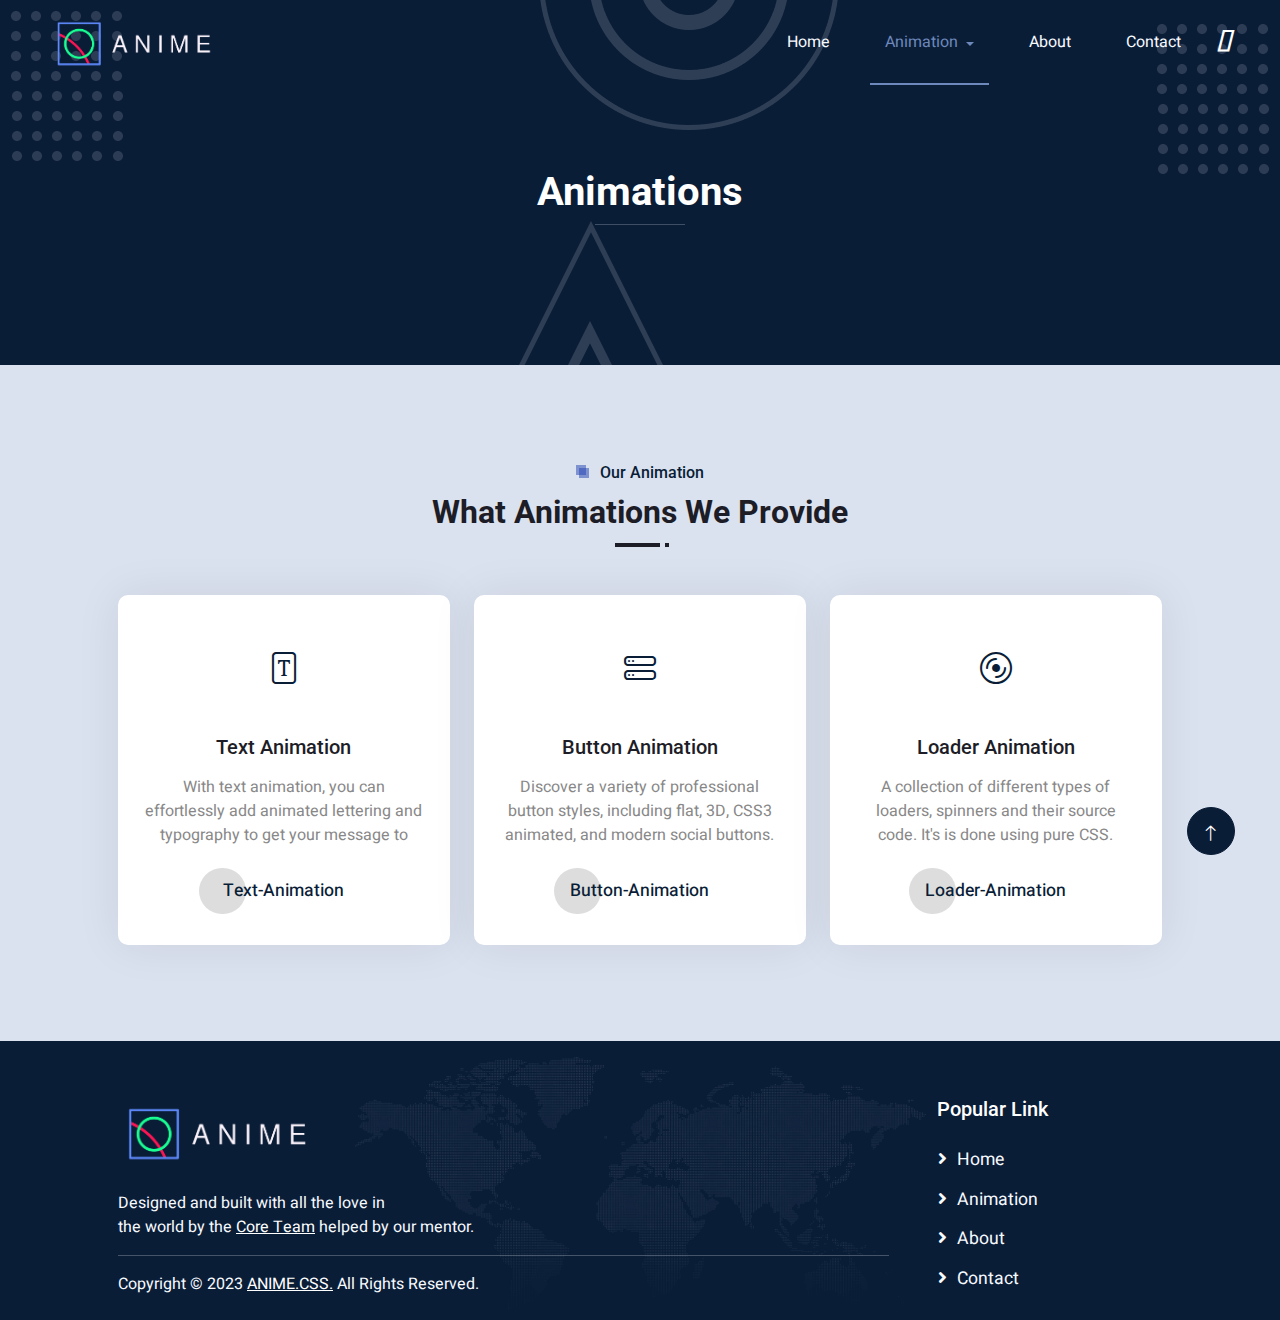
<file: animation.html>
<!DOCTYPE html>
<html lang="en">

<head>
    <meta charset="utf-8">
    <title>Anime.CSS</title>
    <meta content="width=device-width, initial-scale=1.0" name="viewport">
    <meta content="" name="keywords">
    <meta content="" name="description">

    <!-- Favicon -->
    <link rel="Icon" href="img/fav-logo.png">

    <!-- Google Web Fonts -->
    <link rel="preconnect" href="https://fonts.googleapis.com">
    <link rel="preconnect" href="https://fonts.gstatic.com" crossorigin>
    <link href="https://fonts.googleapis.com/css2?family=Heebo:wght@400;500&family=Roboto:wght@400;500;700&display=swap"
        rel="stylesheet">

    <!-- Icon Font Stylesheet -->
    <link href="https://cdnjs.cloudflare.com/ajax/libs/font-awesome/5.10.0/css/all.min.css" rel="stylesheet">
    <link href="https://cdn.jsdelivr.net/npm/bootstrap-icons@1.4.1/font/bootstrap-icons.css" rel="stylesheet">

    <!-- Libraries Stylesheet -->
    <link href="lib/animate/animate.min.css" rel="stylesheet">
    <link href="lib/owlcarousel/assets/owl.carousel.min.css" rel="stylesheet">
    <link href="lib/lightbox/css/lightbox.min.css" rel="stylesheet">

    <!-- Customized Bootstrap Stylesheet -->
    <link href="css/bootstrap.min.css" rel="stylesheet">

    <!-- Template Stylesheet -->
    <link href="css/style.css" rel="stylesheet">

    <!-- Fontswesome CDN link -->
    <link rel="stylesheet" href="https://cdnjs.cloudflare.com/ajax/libs/font-awesome/6.4.0/css/all.min.css"
        integrity="sha512-iecdLmaskl7CVkqkXNQ/ZH/XLlvWZOJyj7Yy7tcenmpD1ypASozpmT/E0iPtmFIB46ZmdtAc9eNBvH0H/ZpiBw=="
        crossorigin="anonymous" referrerpolicy="no-referrer" />
    <link rel="stylesheet" href="https://cdnjs.cloudflare.com/ajax/libs/animate.css/4.1.1/animate.min.css" />

</head>

<body onload="spinner()">
    <div class="container-fluid bg-white p-0">
        <!-- Spinner Start -->
        <div id="spinner"
            class="show bg-white position-fixed translate-middle w-100 vh-100 top-50 start-50 d-flex align-items-center justify-content-center">
            <div class="spinner-grow text-primary" style="width: 3rem; height: 3rem;" role="status">
                <span class="sr-only">Loading...</span>
            </div>
        </div>
        <!-- Spinner End -->


        <!-- Navbar & Hero Start -->

        <div class="container-fluid position-relative p-0">
            <nav class="navbar navbar-expand-lg navbar-light px-4 px-lg-5 py-1 py-lg-0" style="color:#0a1d37">
                <a href="index.html" class="navbar-brand p-0">
                    <img class="d-lg-inline-block d-none" src="img/logo2.png" alt="">
                    <img class="d-lg-none d-inline-block" src="img/logo.png" alt="">
                </a>
                <button class="navbar-toggler" type="button" data-bs-toggle="collapse" data-bs-target="#navbarCollapse">
                    <span class="fa fa-bars"></span>
                </button>
                <div class="collapse navbar-collapse" id="navbarCollapse">
                    <div class="navbar-nav ms-auto py-0">
                        <a href="index.html" class="nav-item nav-link ">Home</a>
                        <div class="nav-item dropdown">
                            <a class="nav-link dropdown-toggle show active" href="#" id="navbarDropdown" role="button"
                                aria-haspopup="true" aria-expanded="true">Animation</a>
                            <div class="dropdown-menu animate__animated animate__zoomIn"
                                aria-labelledby="navbarDropdown">
                                <a class="dropdown-item" href="Text-anime/text.html">Text</a>
                                <a class="dropdown-item" href="Button-anime/button.html">Button</a>
                                <a class="dropdown-item" href="Loader-anime/loader.html">Loader</a>
                            </div>
                        </div>
                        <a href="team.html" class="nav-item nav-link">About</a>
                        <a href="contact.html" class="nav-item nav-link">Contact</a>
                    </div>
                    <a href="https://github.com/jaiminmalaviya/Anime.css" target="_blank" style="color: white;
                    font-size: 25px;
                    padding-left: 2%;"><i class="fa-brands fa-github"></i></a>
                </div>
            </nav>

            <div class="container-fluid py-5 bg-primary hero-header mb-5 pb-1">
                <div class="container my-4 py-5 px-lg-5">
                    <div class="row g-5 py-5">
                        <div class="col-12 text-center">
                            <h1 class="text-white animated zoomIn">Animations</h1>
                            <hr class="bg-white mx-auto mt-0" style="width: 90px">
                        </div>
                    </div>
                </div>
            </div>
        </div>
        <!-- Navbar & Hero End -->


        <!-- Service Start -->
        <div class="container-xxl py-5">
            <div class="container px-lg-5">
                <div class="section-title position-relative text-center mb-5 pb-2 wow fadeInUp" data-wow-delay="0.1s">
                    <h6 class="position-relative d-inline text-primary ps-4">Our Animation</h6>
                    <h2 class="mt-2">What Animations We Provide</h2>
                </div>
                <div class="row g-4">
                    <div class="col-lg-4 col-md-6 wow zoomIn" data-wow-delay="0.1s">
                        <div class="service-item d-flex flex-column justify-content-center text-center rounded">
                            <div class="service-icon flex-shrink-0">
                                <i class="bi bi-file-font fa-2x"></i>
                            </div>
                            <h5 class="mb-3">Text Animation</h5>
                            <p>With text animation, you can effortlessly add animated lettering and typography to get
                                your message to stand out. </p>
                            <a class="btn px-4  mt-auto mx-auto" href="Text-anime/Text.html">Text-Animation</a>
                        </div>
                    </div>
                    <div class="col-lg-4 col-md-6 wow zoomIn" data-wow-delay="0.3s">
                        <div class="service-item d-flex flex-column justify-content-center text-center rounded">
                            <div class="service-icon flex-shrink-0">
                                <i class="bi bi-hdd-stack fa-2x"></i>
                            </div>
                            <h5 class="mb-3">Button Animation</h5>
                            <p> Discover a variety of professional button styles, including flat, 3D, CSS3 animated, and
                                modern social buttons.</p>
                            <a class="btn px-3  mt-auto mx-auto" href="Button-anime/button.html">Button-Animation</a>
                        </div>
                    </div>
                    <div class="col-lg-4 col-md-6 wow zoomIn" data-wow-delay="0.6s">
                        <div class="service-item d-flex flex-column justify-content-center text-center rounded">
                            <div class="service-icon flex-shrink-0">
                                <i class="bi bi-disc fa-2x"></i>
                            </div>
                            <h5 class="mb-3">Loader Animation</h5>
                            <p>A collection of different types of loaders, spinners and their source code. It's is done
                                using pure CSS.
                            </p>
                            <a class="btn px-3 mt-auto mx-auto" href="Loader-anime/loader.html">Loader-Animation</a>
                        </div>
                    </div>
                </div>
            </div>
        </div>
        <!-- Service End -->


        <!-- Footer Start -->
        <div class="container-fluid bg-primary text-light footer mt-5 pt-5 wow fadeIn" data-wow-delay="0.1s">
            <div class="container py-2 px-lg-5">
                <div class="row g-5">
                    <div class="col-md-6 col-lg-9 mt-md-5 mt-3">
                        <img width=200 height=70 src="img/logo2.png" alt=""></br></br>
                        <p style="text-align: justify;">Designed and built with all the love in </br> the world by the
                            <a href="team.html" style="color: white;text-decoration: underline;">Core Team</a> helped
                            by
                            our mentor.
                        </p>

                        <hr>
                        <p class="d-md-block d-none">Copyright © 2023 <a href="index.html"
                                style="color: white;text-decoration: underline;">ANIME.CSS.</a> All Rights Reserved.
                        </p>
                    </div>
                    <div class="col-md-6 col-lg-3 mt-md-5 mt-3">
                        <h5 class="text-white mb-4">Popular Link</h5>
                        <a class="btn btn-link" href="index.html">Home</a>
                        <a class="btn btn-link" href="animation.html">Animation</a>
                        <a class="btn btn-link" href="team.html">About</a>
                        <a class="btn btn-link" href="contact.html">Contact</a>
                    </div>
                    <div class="col-12 d-md-none mt-4">
                        <p>Copyright © 2023 <a href="index.html"
                                style="color: white;text-decoration: underline;">ANIME.CSS.</a> All
                            Rights Reserved.
                        </p>
                    </div>
                </div>
            </div>
        </div>
        <!-- Footer End -->
        <!-- Back to Top -->
        <a href="#" class="btn btn-lg btn-primary btn-lg-square back-to-top pt-2"><i class="bi bi-arrow-up"></i></a>
    </div>

    <!-- JavaScript Libraries -->
    <script src="https://code.jquery.com/jquery-3.4.1.min.js"></script>
    <script src="https://cdn.jsdelivr.net/npm/bootstrap@5.0.0/dist/js/bootstrap.bundle.min.js"></script>
    <script src="lib/wow/wow.min.js"></script>
    <script src="lib/easing/easing.min.js"></script>
    <script src="lib/waypoints/waypoints.min.js"></script>
    <script src="lib/owlcarousel/owl.carousel.min.js"></script>
    <script src="lib/isotope/isotope.pkgd.min.js"></script>
    <script src="lib/lightbox/js/lightbox.min.js"></script>

    <!-- Template Javascript -->
    <script src="js/main.js"></script>
</body>

</html>
</file>
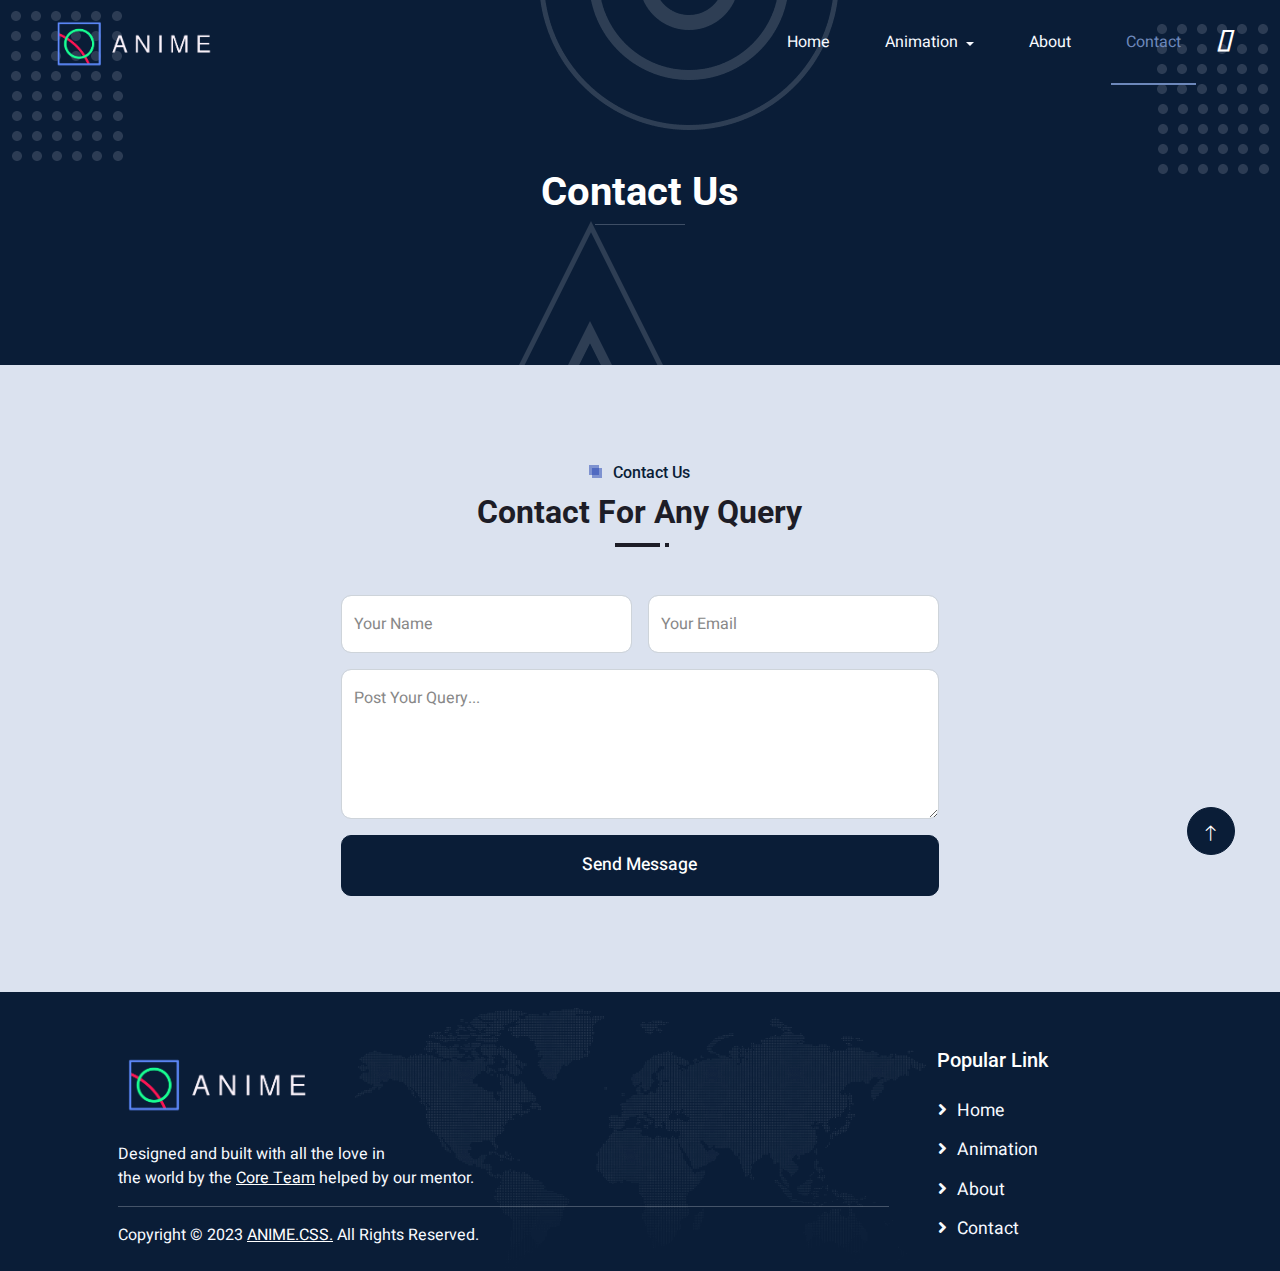
<file: contact.html>
<!DOCTYPE html>
<html lang="en">

<head>
    <meta charset="utf-8">
    <title>Anime.CSS</title>
    <meta content="width=device-width, initial-scale=1.0" name="viewport">
    <meta content="" name="keywords">
    <meta content="" name="description">

    <!-- Favicon -->
    <link rel="Icon" href="img/fav-logo.png">

    <!-- Google Web Fonts -->
    <link rel="preconnect" href="https://fonts.googleapis.com">
    <link rel="preconnect" href="https://fonts.gstatic.com" crossorigin>
    <link href="https://fonts.googleapis.com/css2?family=Heebo:wght@400;500&family=Roboto:wght@400;500;700&display=swap"
        rel="stylesheet">

    <!-- Icon Font Stylesheet -->
    <link href="https://cdnjs.cloudflare.com/ajax/libs/font-awesome/5.10.0/css/all.min.css" rel="stylesheet">
    <link href="https://cdn.jsdelivr.net/npm/bootstrap-icons@1.4.1/font/bootstrap-icons.css" rel="stylesheet">

    <!-- Libraries Stylesheet -->
    <link href="lib/animate/animate.min.css" rel="stylesheet">
    <link href="lib/owlcarousel/assets/owl.carousel.min.css" rel="stylesheet">
    <link href="lib/lightbox/css/lightbox.min.css" rel="stylesheet">

    <!-- Customized Bootstrap Stylesheet -->
    <link href="css/bootstrap.min.css" rel="stylesheet">

    <!-- Template Stylesheet -->
    <link href="css/style.css" rel="stylesheet">

    <!-- Fontswesome CDN link -->
    <link rel="stylesheet" href="https://cdnjs.cloudflare.com/ajax/libs/font-awesome/6.4.0/css/all.min.css"
        integrity="sha512-iecdLmaskl7CVkqkXNQ/ZH/XLlvWZOJyj7Yy7tcenmpD1ypASozpmT/E0iPtmFIB46ZmdtAc9eNBvH0H/ZpiBw=="
        crossorigin="anonymous" referrerpolicy="no-referrer" />
    <link rel="stylesheet" href="https://cdnjs.cloudflare.com/ajax/libs/animate.css/4.1.1/animate.min.css" />

</head>

<body onload="spinner()">
    <div class="container-fluid bg-white p-0">
        <!-- Spinner Start -->
        <div id="spinner"
            class="show bg-white position-fixed translate-middle w-100 vh-100 top-50 start-50 d-flex align-items-center justify-content-center">
            <div class="spinner-grow text-primary" style="width: 3rem; height: 3rem;" role="status">
                <span class="sr-only">Loading...</span>
            </div>
        </div>
        <!-- Spinner End -->


        <div class="container-fluid position-relative p-0">
            <nav class="navbar navbar-expand-lg navbar-light px-4 px-lg-5 py-1 py-lg-0" style="color:#0a1d37">
                <a href="index.html" class="navbar-brand p-0">
                    <img class="d-lg-inline-block d-none" src="img/logo2.png" alt="">
                    <img class="d-lg-none d-inline-block" src="img/logo.png" alt="">
                </a>
                <button class="navbar-toggler" type="button" data-bs-toggle="collapse" data-bs-target="#navbarCollapse">
                    <span class="fa fa-bars"></span>
                </button>
                <div class="collapse navbar-collapse" id="navbarCollapse">
                    <div class="navbar-nav ms-auto py-0">
                        <a href="index.html" class="nav-item nav-link ">Home</a>
                        <div class="nav-item dropdown">
                            <a class="nav-link dropdown-toggle show" href="animation.html" id="navbarDropdown"
                                role="button" aria-haspopup="true" aria-expanded="true">Animation</a>
                            <div class="dropdown-menu animate__animated animate__zoomIn"
                                aria-labelledby="navbarDropdown">
                                <a class="dropdown-item" href="Text-anime/text.html">Text</a>
                                <a class="dropdown-item" href="Button-anime/button.html">Button</a>
                                <a class="dropdown-item" href="Loader-anime/loader.html">Loader</a>
                            </div>
                        </div>
                        <a href="team.html" class="nav-item nav-link">About</a>
                        <a href="#" class="nav-item nav-link active">Contact</a>
                    </div>
                    <a href="https://github.com/jaiminmalaviya/Anime.css" target="_blank" style="color: white;
                    font-size: 25px;
                    padding-left: 2%;"><i class="fa-brands fa-github"></i></a>
                </div>
            </nav>
            <div class="container-fluid py-5 bg-primary hero-header mb-5 pb-1">
                <div class="container my-4 py-5 px-lg-5">
                    <div class="row g-5 py-5">
                        <div class="col-12 text-center">
                            <h1 class="text-white animated zoomIn">Contact Us</h1>
                            <hr class="bg-white mx-auto mt-0" style="width: 90px;">
                        </div>
                    </div>
                </div>
            </div>
        </div>
        <!-- Navbar & Hero End -->



        <!-- Contact Start -->
        <div class="container-xxl py-5">
            <div class="container px-lg-5">
                <div class="row justify-content-center">
                    <div class="col-lg-7">
                        <div class="section-title position-relative text-center mb-5 pb-2 wow fadeInUp"
                            data-wow-delay="0.1s">
                            <h6 class="position-relative d-inline text-primary ps-4">Contact Us</h6>
                            <h2 class="mt-2">Contact For Any Query</h2>
                        </div>
                        <div class="wow fadeInUp" data-wow-delay="0.3s">
                            <form method="POST" name="contact" data-netlify="true">
                                <input type="hidden" name="form-name" value="contact">
                                <div class="row g-3">
                                    <div class="col-md-6">
                                        <div class="form-floating">
                                            <input type="text" class="form-control" id="name" name="name" placeholder="Your Name">
                                            <label for="name">Your Name</label>
                                        </div>
                                    </div>
                                    <div class="col-md-6">
                                        <div class="form-floating">
                                            <input type="email" class="form-control" id="email" name="email"
                                                placeholder="Your Email">
                                            <label for="email">Your Email</label>
                                        </div>
                                    </div>
                                    <div class="col-12">
                                        <div class="form-floating">
                                            <textarea class="form-control" placeholder="Leave a message here"
                                                id="message" name="message" style="height: 150px"></textarea>
                                            <label for="message">Post Your Query...</label>
                                        </div>
                                    </div>
                                    <div class="col-12">
                                        <button class="btn btn-primary w-100 py-3" type="submit">Send Message</button>
                                    </div>
                                </div>
                            </form>
                        </div>
                    </div>
                </div>
            </div>
        </div>
        <!-- Contact End -->


        <!-- Footer Start -->
        <div class="container-fluid bg-primary text-light footer mt-5 pt-5 wow fadeIn" data-wow-delay="0.1s">
            <div class="container py-2 px-lg-5">
                <div class="row g-5">
                    <div class="col-md-6 col-lg-9 mt-md-5 mt-3">
                        <img width=200 height=70 src="img/logo2.png" alt=""></br></br>
                        <p style="text-align: justify;">Designed and built with all the love in </br> the world by the
                            <a href="team.html" style="color: white;text-decoration: underline;">Core Team</a> helped
                            by
                            our mentor.
                        </p>

                        <hr>
                        <p class="d-md-block d-none">Copyright © 2023 <a href="index.html"
                                style="color: white;text-decoration: underline;">ANIME.CSS.</a> All Rights Reserved.
                        </p>
                    </div>
                    <div class="col-md-6 col-lg-3 mt-md-5 mt-3">
                        <h5 class="text-white mb-4">Popular Link</h5>
                        <a class="btn btn-link" href="index.html">Home</a>
                        <a class="btn btn-link" href="animation.html">Animation</a>
                        <a class="btn btn-link" href="team.html">About</a>
                        <a class="btn btn-link" href="contact.html">Contact</a>
                    </div>
                    <div class="col-12 d-md-none mt-4">
                        <p>Copyright © 2023 <a href="index.html"
                                style="color: white;text-decoration: underline;">ANIME.CSS.</a> All
                            Rights Reserved.
                        </p>
                    </div>
                </div>
            </div>
        </div>
    </div>
    <!-- Footer End -->
    <!-- Back to Top -->
    <a href="#" class="btn btn-lg btn-primary btn-lg-square back-to-top pt-2"><i class="bi bi-arrow-up"></i></a>
    </div>

    <!-- JavaScript Libraries -->
    <script src="https://code.jquery.com/jquery-3.4.1.min.js"></script>
    <script src="https://cdn.jsdelivr.net/npm/bootstrap@5.0.0/dist/js/bootstrap.bundle.min.js"></script>
    <script src="lib/wow/wow.min.js"></script>
    <script src="lib/easing/easing.min.js"></script>
    <script src="lib/waypoints/waypoints.min.js"></script>
    <script src="lib/owlcarousel/owl.carousel.min.js"></script>
    <script src="lib/isotope/isotope.pkgd.min.js"></script>
    <script src="lib/lightbox/js/lightbox.min.js"></script>

    <!-- Template Javascript -->
    <script src="js/main.js"></script>

</body>

</html>
</file>
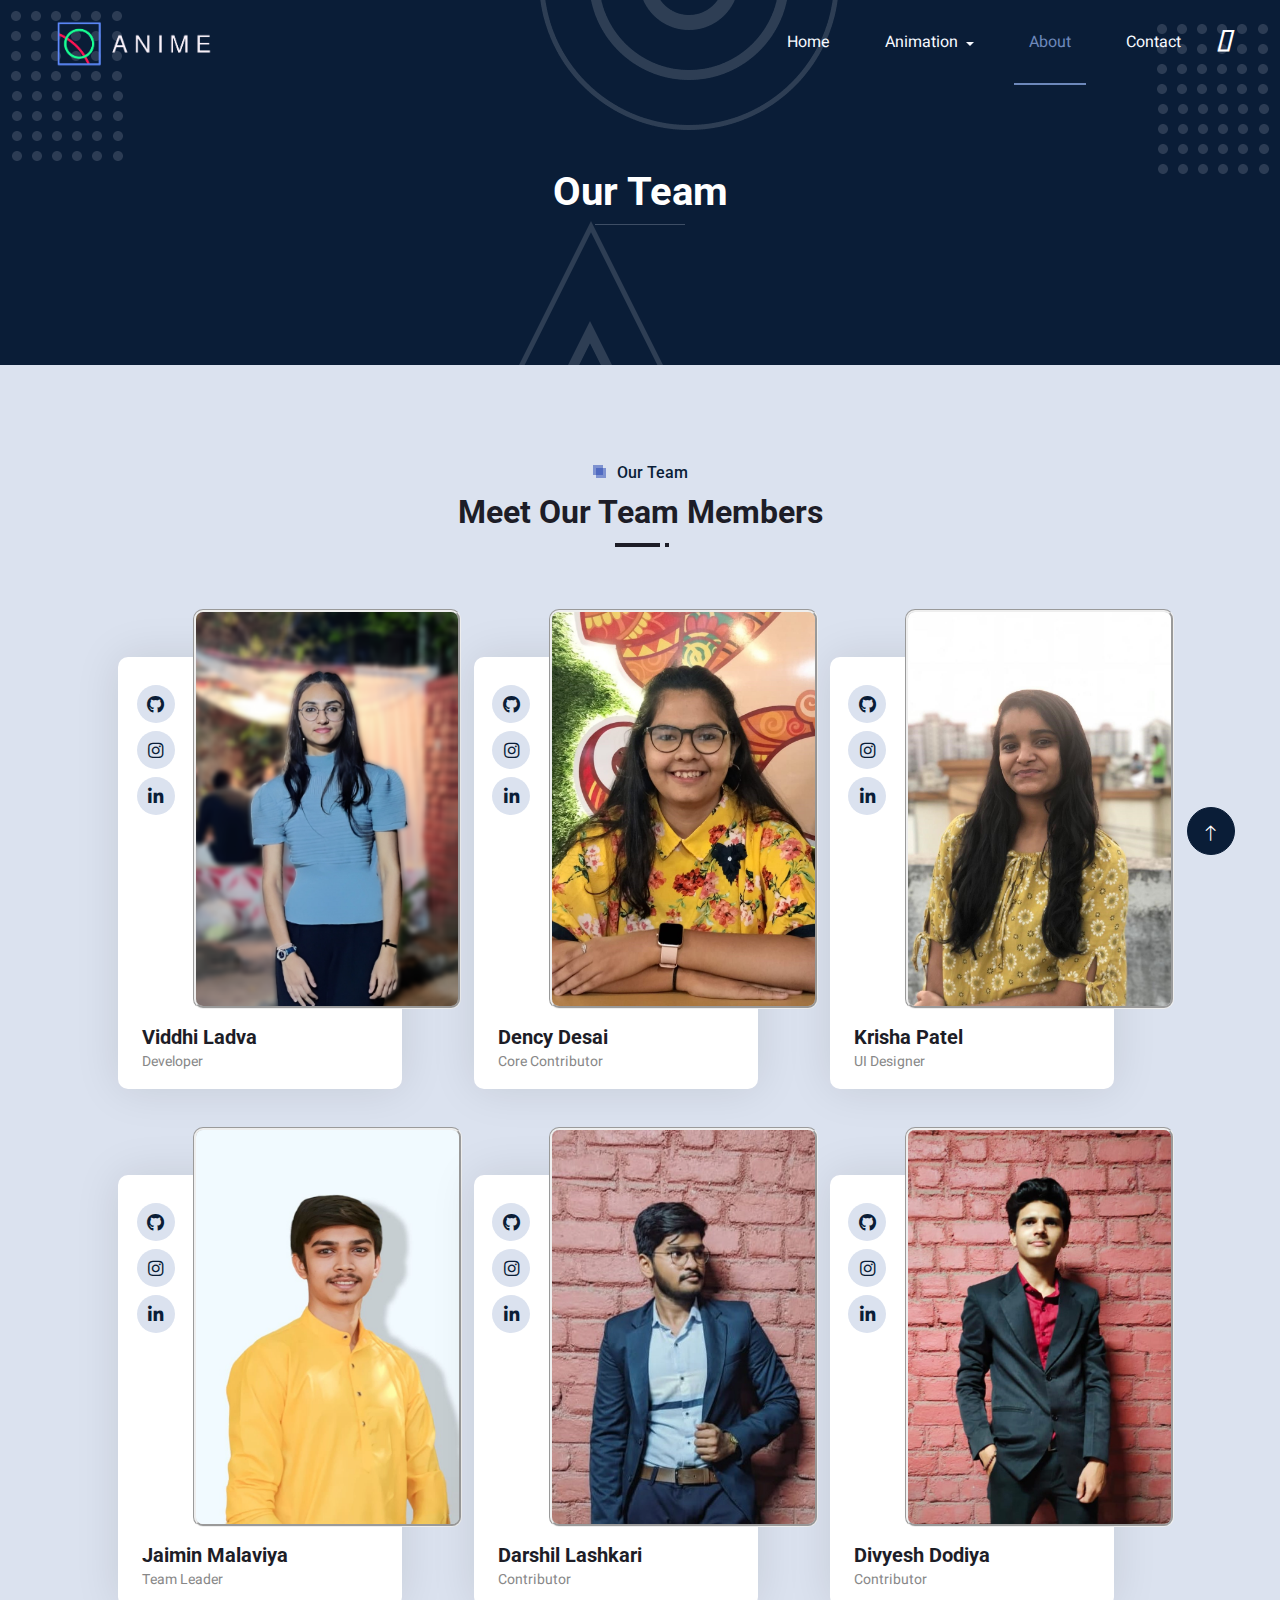
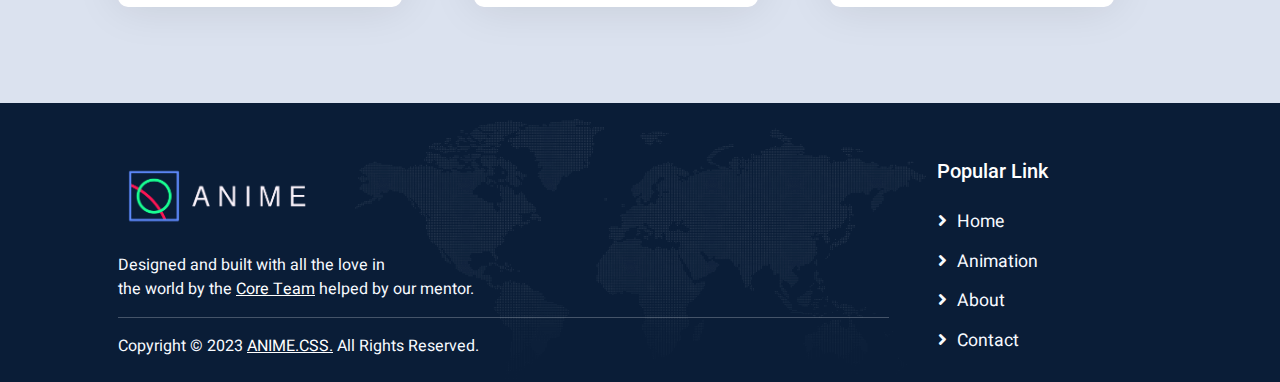
<file: team.html>
<!DOCTYPE html>
<html lang="en">

<head>
    <meta charset="utf-8">
    <title>Anime.CSS</title>
    <meta content="width=device-width, initial-scale=1.0" name="viewport">
    <meta content="" name="keywords">
    <meta content="" name="description">

    <!-- Favicon -->
    <link rel="Icon" href="img/fav-logo.png">

    <!-- Google Web Fonts -->
    <link rel="preconnect" href="https://fonts.googleapis.com">
    <link rel="preconnect" href="https://fonts.gstatic.com" crossorigin>
    <link href="https://fonts.googleapis.com/css2?family=Heebo:wght@400;500&family=Roboto:wght@400;500;700&display=swap"
        rel="stylesheet">

    <!-- Icon Font Stylesheet -->
    <link href="https://cdnjs.cloudflare.com/ajax/libs/font-awesome/5.10.0/css/all.min.css" rel="stylesheet">
    <link href="https://cdn.jsdelivr.net/npm/bootstrap-icons@1.4.1/font/bootstrap-icons.css" rel="stylesheet">

    <!-- Libraries Stylesheet -->
    <link href="lib/animate/animate.min.css" rel="stylesheet">
    <link href="lib/owlcarousel/assets/owl.carousel.min.css" rel="stylesheet">
    <link href="lib/lightbox/css/lightbox.min.css" rel="stylesheet">

    <!-- Customized Bootstrap Stylesheet -->
    <link href="css/bootstrap.min.css" rel="stylesheet">

    <!-- Template Stylesheet -->
    <link href="css/style.css" rel="stylesheet">

    <!-- Fontswesome CDN link -->
    <link rel="stylesheet" href="https://cdnjs.cloudflare.com/ajax/libs/font-awesome/6.4.0/css/all.min.css"
        integrity="sha512-iecdLmaskl7CVkqkXNQ/ZH/XLlvWZOJyj7Yy7tcenmpD1ypASozpmT/E0iPtmFIB46ZmdtAc9eNBvH0H/ZpiBw=="
        crossorigin="anonymous" referrerpolicy="no-referrer" />
    <link rel="stylesheet" href="https://cdnjs.cloudflare.com/ajax/libs/animate.css/4.1.1/animate.min.css" />

</head>

<body onload="spinner()">
    <div class="container-fluid bg-white p-0">
        <!-- Spinner Start -->
        <div id="spinner"
            class="show bg-white position-fixed translate-middle w-100 vh-100 top-50 start-50 d-flex align-items-center justify-content-center">
            <div class="spinner-grow text-primary" style="width: 3rem; height: 3rem;" role="status">
                <span class="sr-only">Loading...</span>
            </div>
        </div>
        <!-- Spinner End -->


        <!-- Navbar & Hero Start -->
        <div class="container-fluid position-relative p-0">
            <nav class="navbar navbar-expand-lg navbar-light px-4 px-lg-5 py-1 py-lg-0" style="color:#0a1d37">
                <a href="index.html" class="navbar-brand p-0">
                    <img class="d-lg-inline-block d-none" src="img/logo2.png" alt="">
                    <img class="d-lg-none d-inline-block" src="img/logo.png" alt="">
                </a>
                <button class="navbar-toggler" type="button" data-bs-toggle="collapse" data-bs-target="#navbarCollapse">
                    <span class="fa fa-bars"></span>
                </button>
                <div class="collapse navbar-collapse" id="navbarCollapse">
                    <div class="navbar-nav ms-auto py-0">
                        <a href="index.html" class="nav-item nav-link ">Home</a>
                        <div class="nav-item dropdown">
                            <a class="nav-link dropdown-toggle show" href="animation.html" id="navbarDropdown"
                                role="button" aria-haspopup="true" aria-expanded="true">Animation</a>
                            <div class="dropdown-menu animate__animated animate__zoomIn"
                                aria-labelledby="navbarDropdown">
                                <a class="dropdown-item" href="Text-anime/text.html">Text</a>
                                <a class="dropdown-item" href="Button-anime/button.html">Button</a>
                                <a class="dropdown-item" href="Loader-anime/loader.html">Loader</a>
                            </div>
                        </div>
                        <a href="#" class="nav-item nav-link active">About</a>
                        <a href="contact.html" class="nav-item nav-link">Contact</a>
                    </div>
                    <a href="https://github.com/jaiminmalaviya/Anime.css" target="_blank" style="color: white;
                    font-size: 25px;
                    padding-left: 2%;"><i class="fa-brands fa-github"></i></a>
                </div>
            </nav>

            <div class="container-fluid py-5 bg-primary hero-header mb-5 pb-1">
                <div class="container my-4 py-5 px-lg-5">
                    <div class="row g-5 py-5">
                        <div class="col-12 text-center">
                            <h1 class="text-white animated zoomIn">Our Team</h1>
                            <hr class="bg-white mx-auto mt-0" style="width: 90px;">
                        </div>
                    </div>
                </div>
            </div>
        </div>
        <!-- Navbar & Hero End -->



        <!-- Team Start -->
        <div class="container-xxl py-5">
            <div class="container px-lg-5">
                <div class="section-title position-relative text-center mb-5 pb-2 wow fadeInUp" data-wow-delay="0.1s">
                    <h6 class="position-relative d-inline text-primary ps-4">Our Team</h6>
                    <h2 class="mt-2">Meet Our Team Members</h2>
                </div>
                <div class="row g-4">
                    <div class="col-lg-4 col-md-6 wow fadeInUp" data-wow-delay="0.1s">
                        <div class="team-item">
                            <div class="d-flex">
                                <div class="flex-shrink-0 d-flex flex-column align-items-center mt-4 pt-5"
                                    style="width: 75px;">
                                    <a class="btn btn-square text-primary bg-white my-1"
                                        href="https://github.com/viddhiladva" target="_blank"><i
                                            class="fab fa-github"></i></a>
                                    <a class="btn btn-square text-primary bg-white my-1"
                                        href="https://www.instagram.com/viddhi_ladva/" target="_blank"><i
                                            class="fab fa-instagram"></i></a>
                                    <a class="btn btn-square text-primary bg-white my-1"
                                        href="https://www.linkedin.com/in/viddhi-ladva-b20144267/" target="_blank"><i
                                            class="fab fa-linkedin-in"></i></a>
                                </div>
                                <img class="img-fluid rounded w-100" src="img/team-7.jpg" alt=""
                                    style="border-style: groove;">
                            </div>
                            <div class="px-4 py-3">
                                <h5 class="fw-bold m-0">Viddhi Ladva</h5>
                                <small>Developer</small>
                            </div>
                        </div>
                    </div>
                    <div class="col-lg-4 col-md-6 wow fadeInUp" data-wow-delay="0.3s">
                        <div class="team-item">
                            <div class="d-flex">
                                <div class="flex-shrink-0 d-flex flex-column align-items-center mt-4 pt-5"
                                    style="width: 75px;">
                                    <a class="btn btn-square text-primary bg-white my-1"
                                        href="https://github.com/dency25" target="_blank"><i
                                            class="fab fa-github"></i></a>
                                    <a class="btn btn-square text-primary bg-white my-1"
                                        href="https://www.instagram.com/dency_desai/" target="_blank"><i
                                            class="fab fa-instagram"></i></a>
                                    <a class="btn btn-square text-primary bg-white my-1"
                                        href="https://www.linkedin.com/in/dency-desai-347352271/" target="_blank"><i
                                            class="fab fa-linkedin-in"></i></a>
                                </div>
                                <img class="img-fluid rounded w-100" src="img/team-2.jpg" alt=""
                                    style="border-style: groove;">
                            </div>
                            <div class="px-4 py-3">
                                <h5 class="fw-bold m-0">Dency Desai</h5>
                                <small>Core Contributor</small>
                            </div>
                        </div>
                    </div>
                    <div class="col-lg-4 col-md-6 wow fadeInUp" data-wow-delay="0.6s">
                        <div class="team-item">
                            <div class="d-flex">
                                <div class="flex-shrink-0 d-flex flex-column align-items-center mt-4 pt-5"
                                    style="width: 75px;">
                                    <a class="btn btn-square text-primary bg-white my-1"
                                        href="https://github.com/Patel-Krisha" target="_blank"><i
                                            class="fab fa-github"></i></a>
                                    <a class="btn btn-square text-primary bg-white my-1"
                                        href="https://www.instagram.com/__krisha_26/" target="_blank"><i
                                            class="fab fa-instagram"></i></a>
                                    <a class="btn btn-square text-primary bg-white my-1"
                                        href="https://www.linkedin.com/in/krisha-patel-358098258/" target="_blank"><i
                                            class="fab fa-linkedin-in"></i></a>
                                </div>
                                <img class="img-fluid rounded w-100" src="img/team-3.jpg" alt=""
                                    style="border-style: groove;">
                            </div>
                            <div class="px-4 py-3">
                                <h5 class="fw-bold m-0">Krisha Patel</h5>
                                <small>UI Designer</small>
                            </div>
                        </div>
                    </div>
                    <div class="col-lg-4 col-md-6 wow fadeInUp" data-wow-delay="0.6s">
                        <div class="team-item">
                            <div class="d-flex">
                                <div class="flex-shrink-0 d-flex flex-column align-items-center mt-4 pt-5"
                                    style="width: 75px;">
                                    <a class="btn btn-square text-primary bg-white my-1"
                                        href="https://github.com/jaiminmalaviya/" target="_blank"><i
                                            class="fab fa-github"></i></a>
                                    <a class="btn btn-square text-primary bg-white my-1"
                                        href="https://www.instagram.com/jaimin._02/" target="_blank"><i
                                            class="fab fa-instagram"></i></a>
                                    <a class="btn btn-square text-primary bg-white my-1"
                                        href="https://www.linkedin.com/in/jaimin-malaviya-94b543218/" target="_blank"><i
                                            class="fab fa-linkedin-in"></i></a>
                                </div>
                                <img class="img-fluid rounded w-100" src="img/team-4.jpg" alt=""
                                    style="border-style: groove;">
                            </div>
                            <div class="px-4 py-3">
                                <h5 class="fw-bold m-0">Jaimin Malaviya</h5>
                                <small>Team Leader</small>
                            </div>
                        </div>
                    </div>
                    <div class="col-lg-4 col-md-6 wow fadeInUp" data-wow-delay="0.6s">
                        <div class="team-item">
                            <div class="d-flex">
                                <div class="flex-shrink-0 d-flex flex-column align-items-center mt-4 pt-5"
                                    style="width: 75px;">
                                    <a class="btn btn-square text-primary bg-white my-1"
                                        href="https://github.com/darshil320" target="_blank"><i
                                            class="fab fa-github"></i></a>
                                    <a class="btn btn-square text-primary bg-white my-1"
                                        href="https://www.instagram.com/_darshil_official__04/" target="_blank"><i
                                            class="fab fa-instagram"></i></a>
                                    <a class="btn btn-square text-primary bg-white my-1"
                                        href="https://www.linkedin.com/in/darshil-lashkari-83741720b/"
                                        target="_blank"><i class="fab fa-linkedin-in"></i></a>
                                </div>
                                <img class="img-fluid rounded w-100" src="img/team-5.jpg" alt=""
                                    style="border-style: groove;">
                            </div>
                            <div class="px-4 py-3">
                                <h5 class="fw-bold m-0">Darshil Lashkari</h5>
                                <small>Contributor</small>
                            </div>
                        </div>
                    </div>
                    <div class="col-lg-4 col-md-6 wow fadeInUp" data-wow-delay="0.6s">
                        <div class="team-item">
                            <div class="d-flex">
                                <div class="flex-shrink-0 d-flex flex-column align-items-center mt-4 pt-5"
                                    style="width: 75px;">
                                    <a class="btn btn-square text-primary bg-white my-1"
                                        href="https://github.com/Divyesh-Dodiya" target="_blank"><i
                                            class="fab fa-github"></i></a>
                                    <a class="btn btn-square text-primary bg-white my-1"
                                        href="https://www.instagram.com/_mr__div.__04/" target="_blank"><i
                                            class="fab fa-instagram"></i></a>
                                    <a class="btn btn-square text-primary bg-white my-1"
                                        href="https://www.linkedin.com/in/divyesh-dodiya-7b794425b/" target="_blank"><i
                                            class="fab fa-linkedin-in"></i></a>
                                </div>
                                <img class="img-fluid rounded w-100" src="img/team-6.jpg" alt=""
                                    style="border-style: groove;">
                            </div>
                            <div class="px-4 py-3">
                                <h5 class="fw-bold m-0">Divyesh Dodiya</h5>
                                <small>Contributor</small>
                            </div>
                        </div>
                    </div>
                </div>
            </div>
        </div>
        <!-- Team End -->


        <!-- Footer Start -->
        <div class="container-fluid bg-primary text-light footer mt-5 pt-5 wow fadeIn" data-wow-delay="0.1s">
            <div class="container py-2 px-lg-5">
                <div class="row g-5">
                    <div class="col-md-6 col-lg-9 mt-md-5 mt-3">
                        <img width=200 height=70 src="img/logo2.png" alt=""></br></br>
                        <p style="text-align: justify;">Designed and built with all the love in </br> the world by the
                            <a href="team.html" style="color: white;text-decoration: underline;">Core Team</a> helped
                            by
                            our mentor.
                        </p>

                        <hr>
                        <p class="d-md-block d-none">Copyright © 2023 <a href="index.html"
                                style="color: white;text-decoration: underline;">ANIME.CSS.</a> All Rights Reserved.
                        </p>
                    </div>
                    <div class="col-md-6 col-lg-3 mt-md-5 mt-3">
                        <h5 class="text-white mb-4">Popular Link</h5>
                        <a class="btn btn-link" href="index.html">Home</a>
                        <a class="btn btn-link" href="animation.html">Animation</a>
                        <a class="btn btn-link" href="team.html">About</a>
                        <a class="btn btn-link" href="contact.html">Contact</a>
                    </div>
                    <div class="col-12 d-md-none mt-4">
                        <p>Copyright © 2023 <a href="index.html"
                                style="color: white;text-decoration: underline;">ANIME.CSS.</a> All
                            Rights Reserved.
                        </p>
                    </div>
                </div>
            </div>
        </div>
    </div>
    <!-- Footer End -->
    <!-- Back to Top -->
    <a href="#" class="btn btn-lg btn-primary btn-lg-square back-to-top pt-2"><i class="bi bi-arrow-up"></i></a>
    </div>

    <!-- JavaScript Libraries -->
    <script src="https://code.jquery.com/jquery-3.4.1.min.js"></script>
    <script src="https://cdn.jsdelivr.net/npm/bootstrap@5.0.0/dist/js/bootstrap.bundle.min.js"></script>
    <script src="lib/wow/wow.min.js"></script>
    <script src="lib/easing/easing.min.js"></script>
    <script src="lib/waypoints/waypoints.min.js"></script>
    <script src="lib/owlcarousel/owl.carousel.min.js"></script>
    <script src="lib/isotope/isotope.pkgd.min.js"></script>
    <script src="lib/lightbox/js/lightbox.min.js"></script>

    <!-- Template Javascript -->
    <script src="js/main.js"></script>
</body>

</html>
</file>
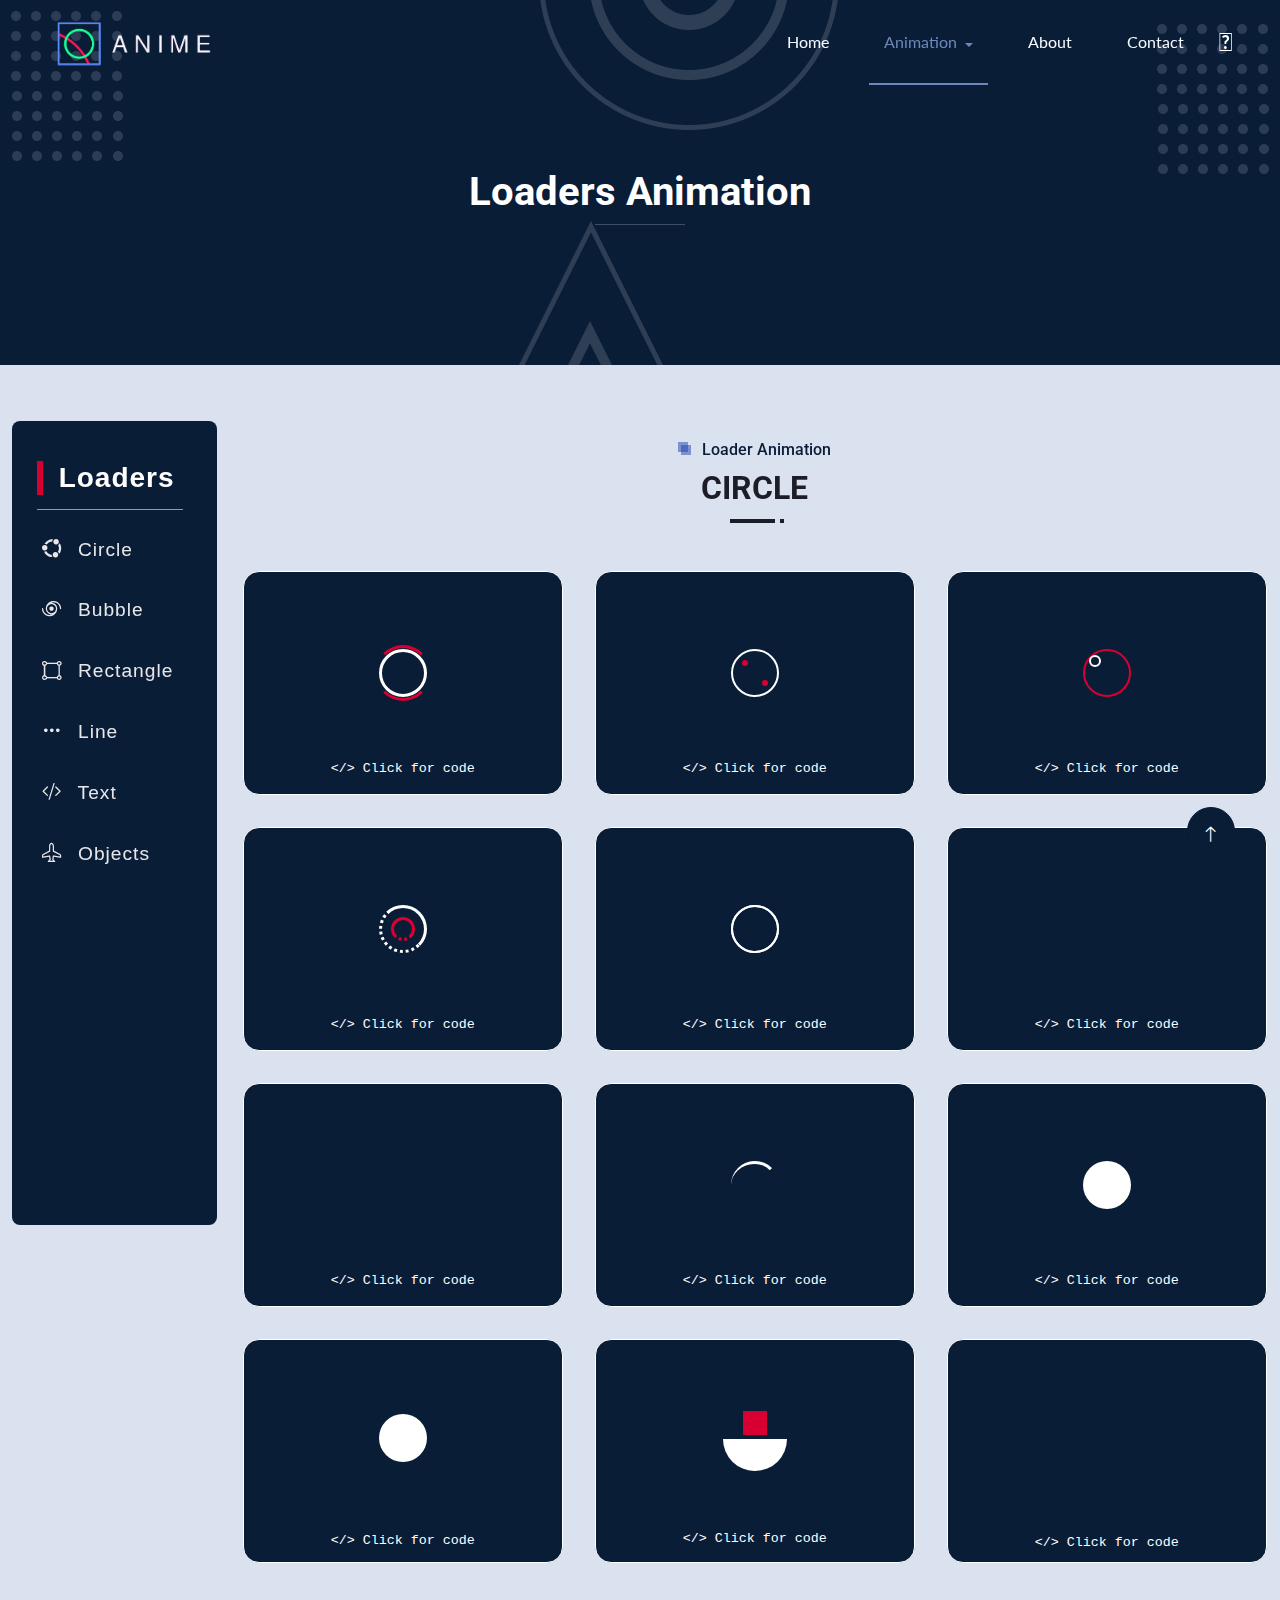
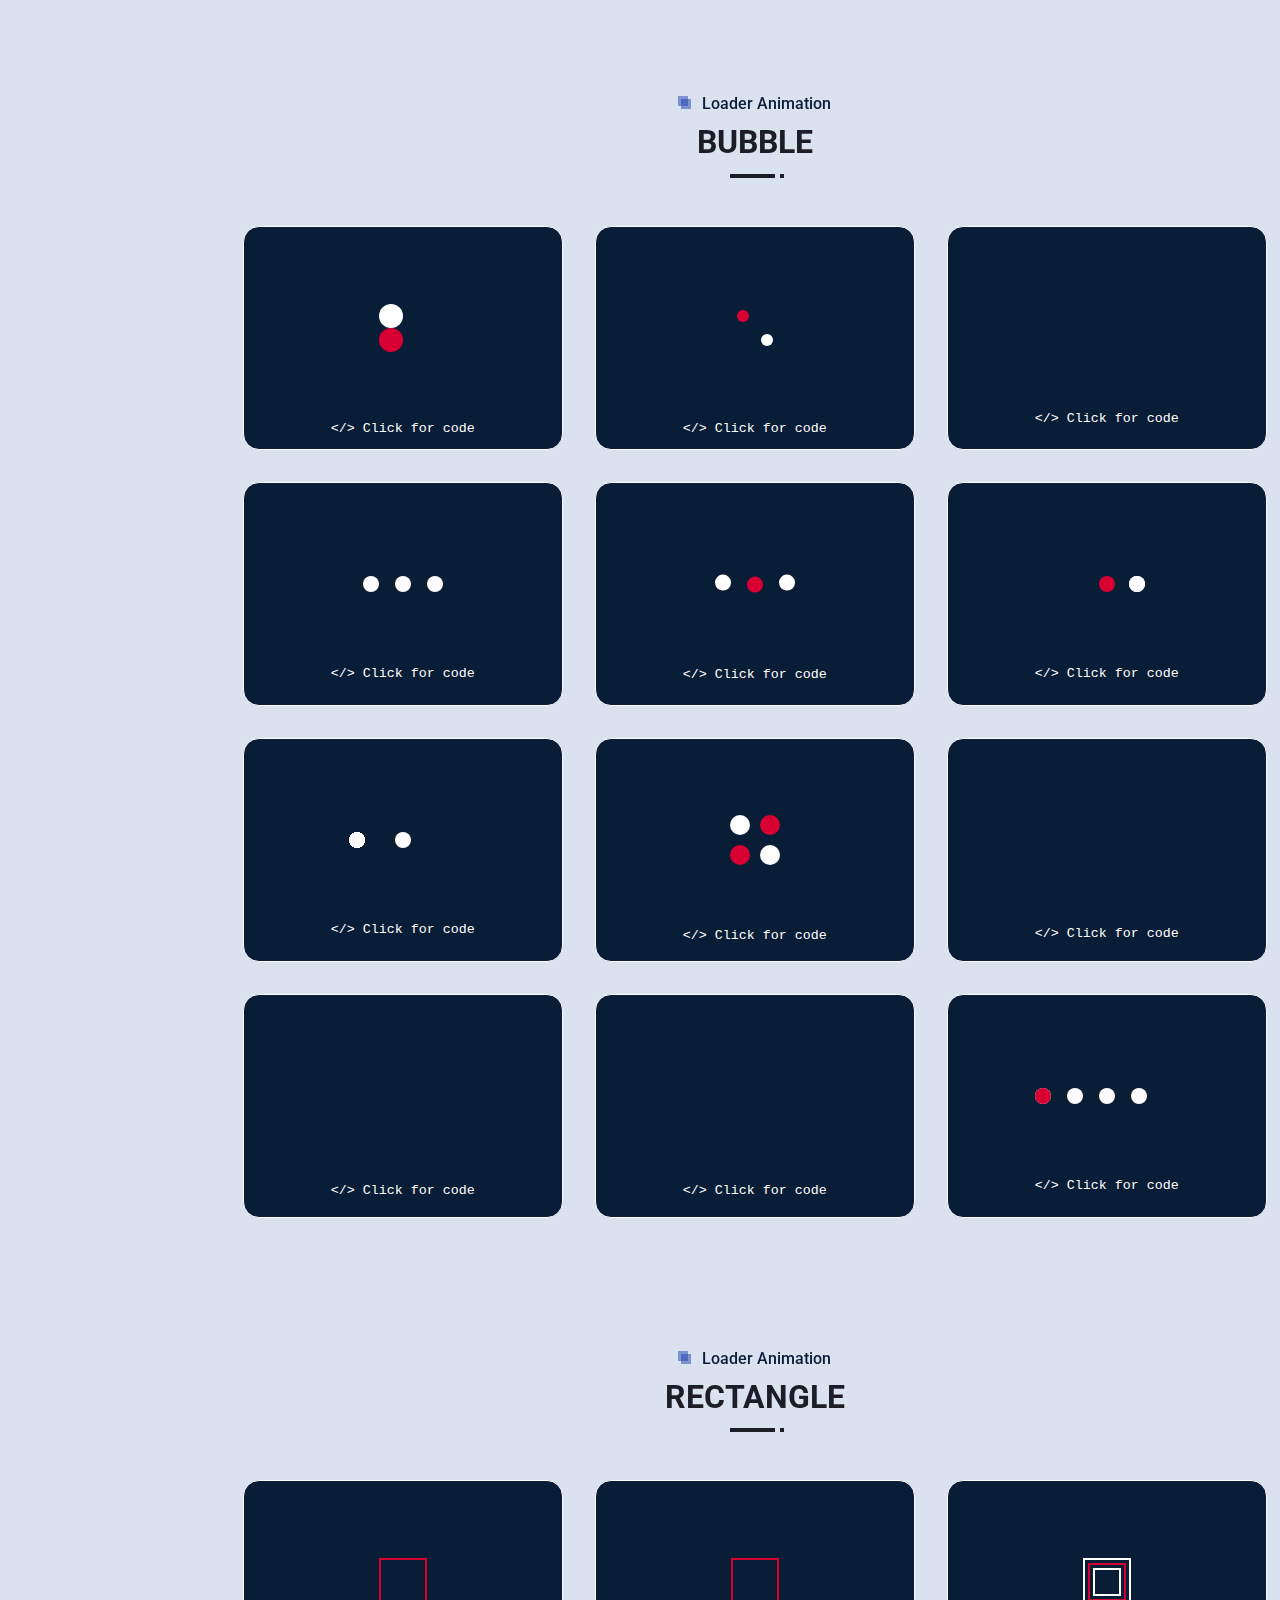
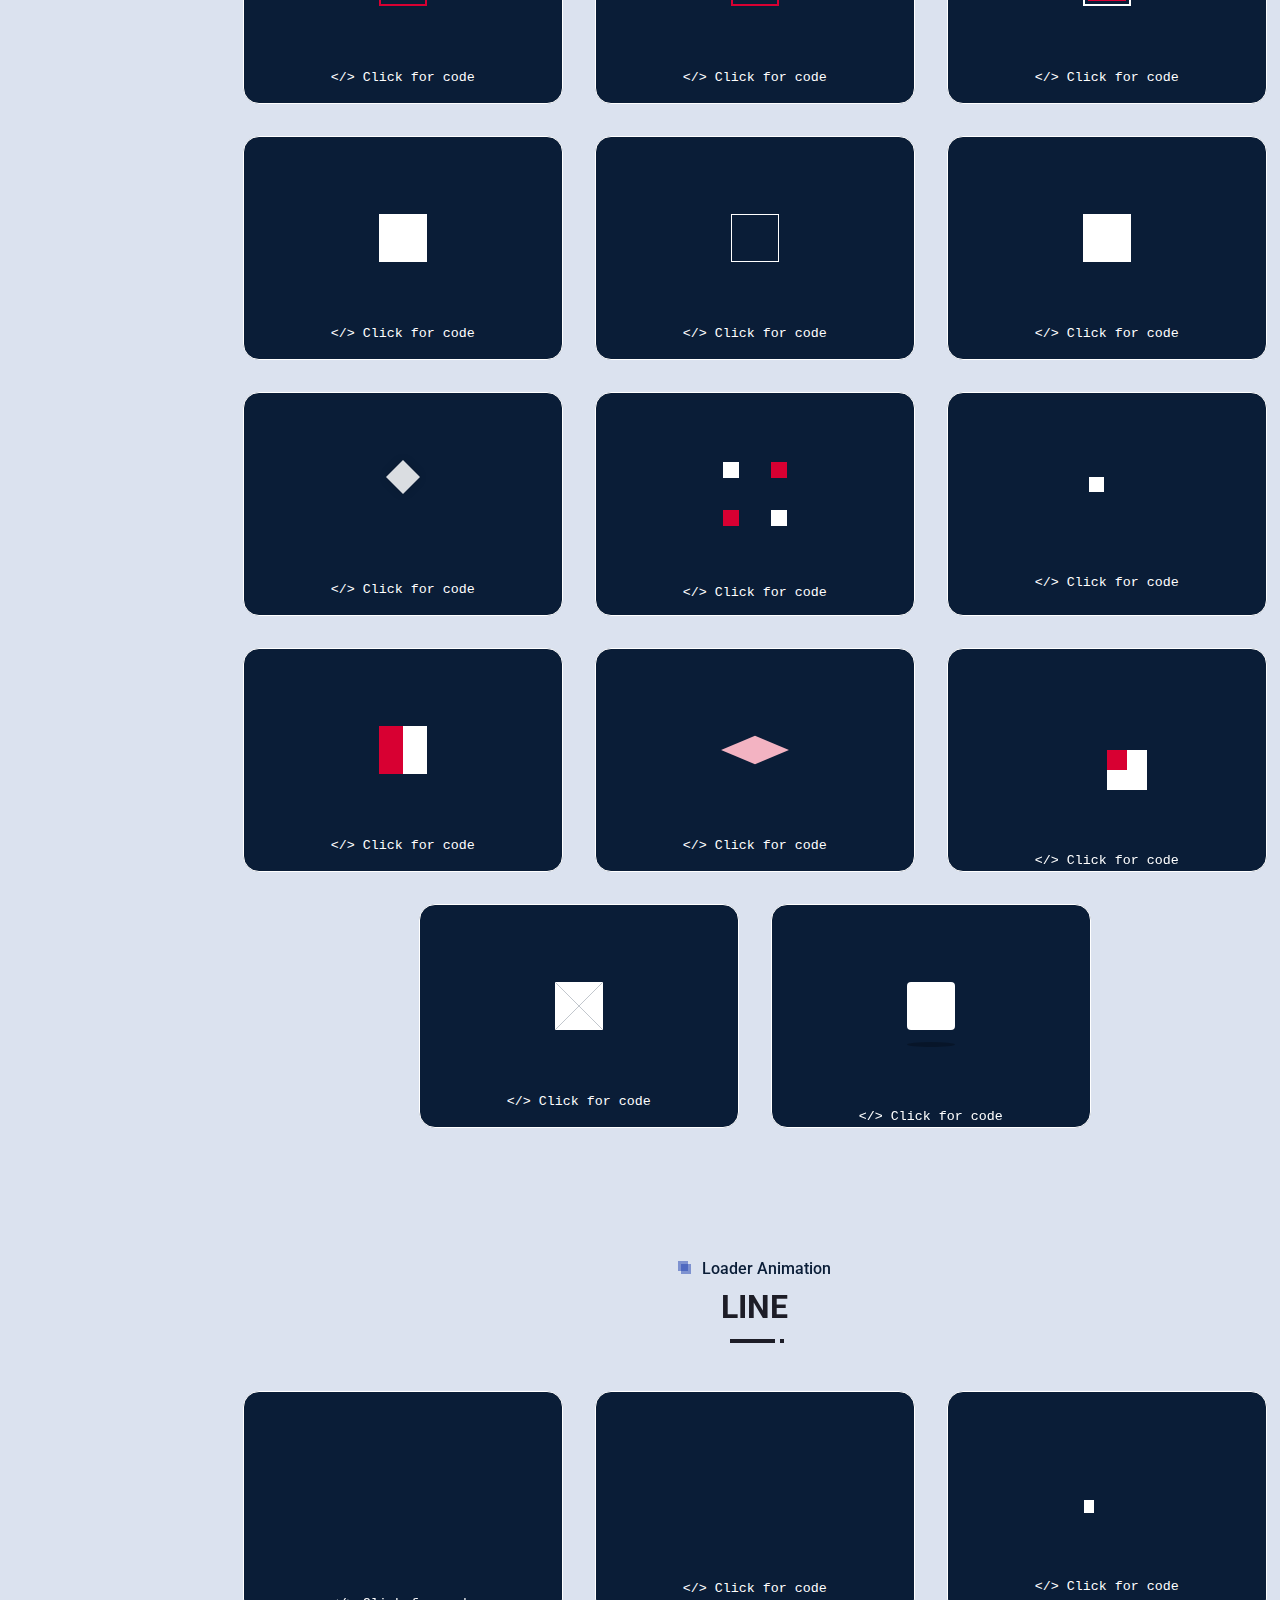
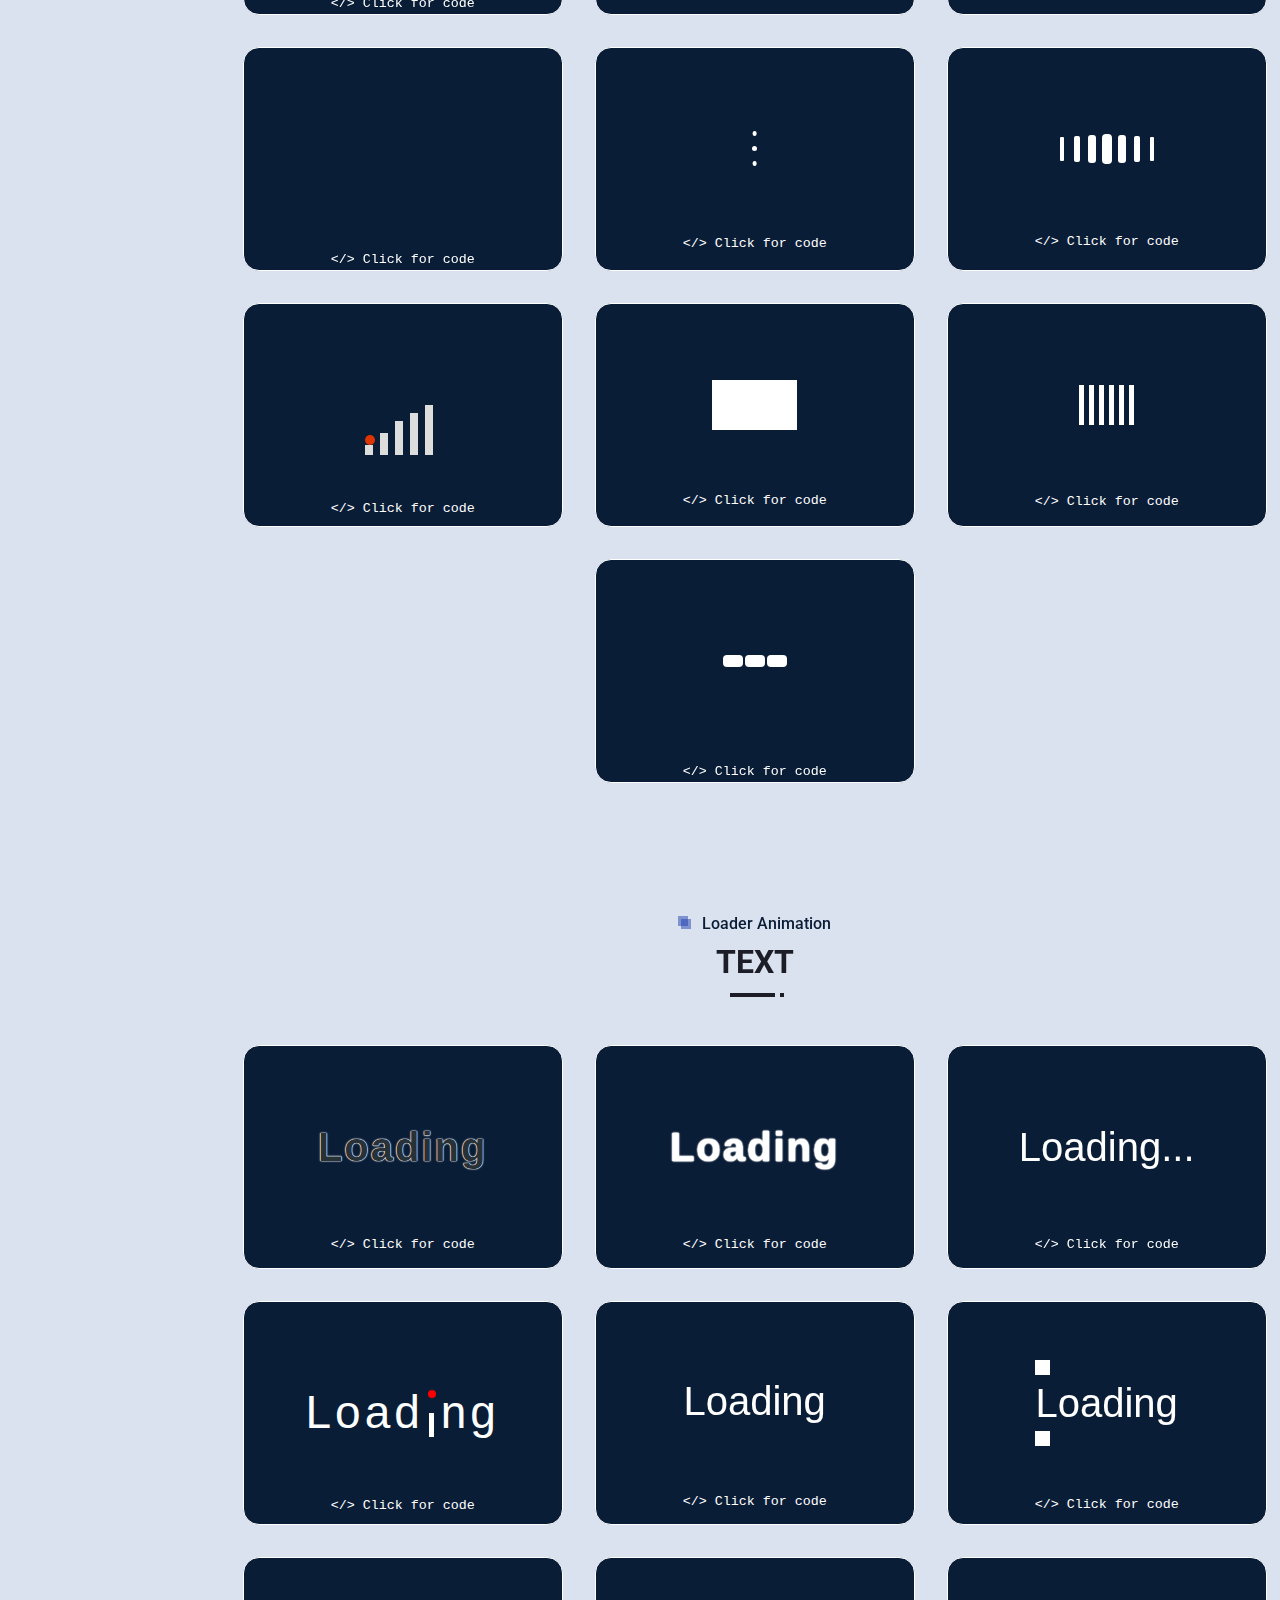
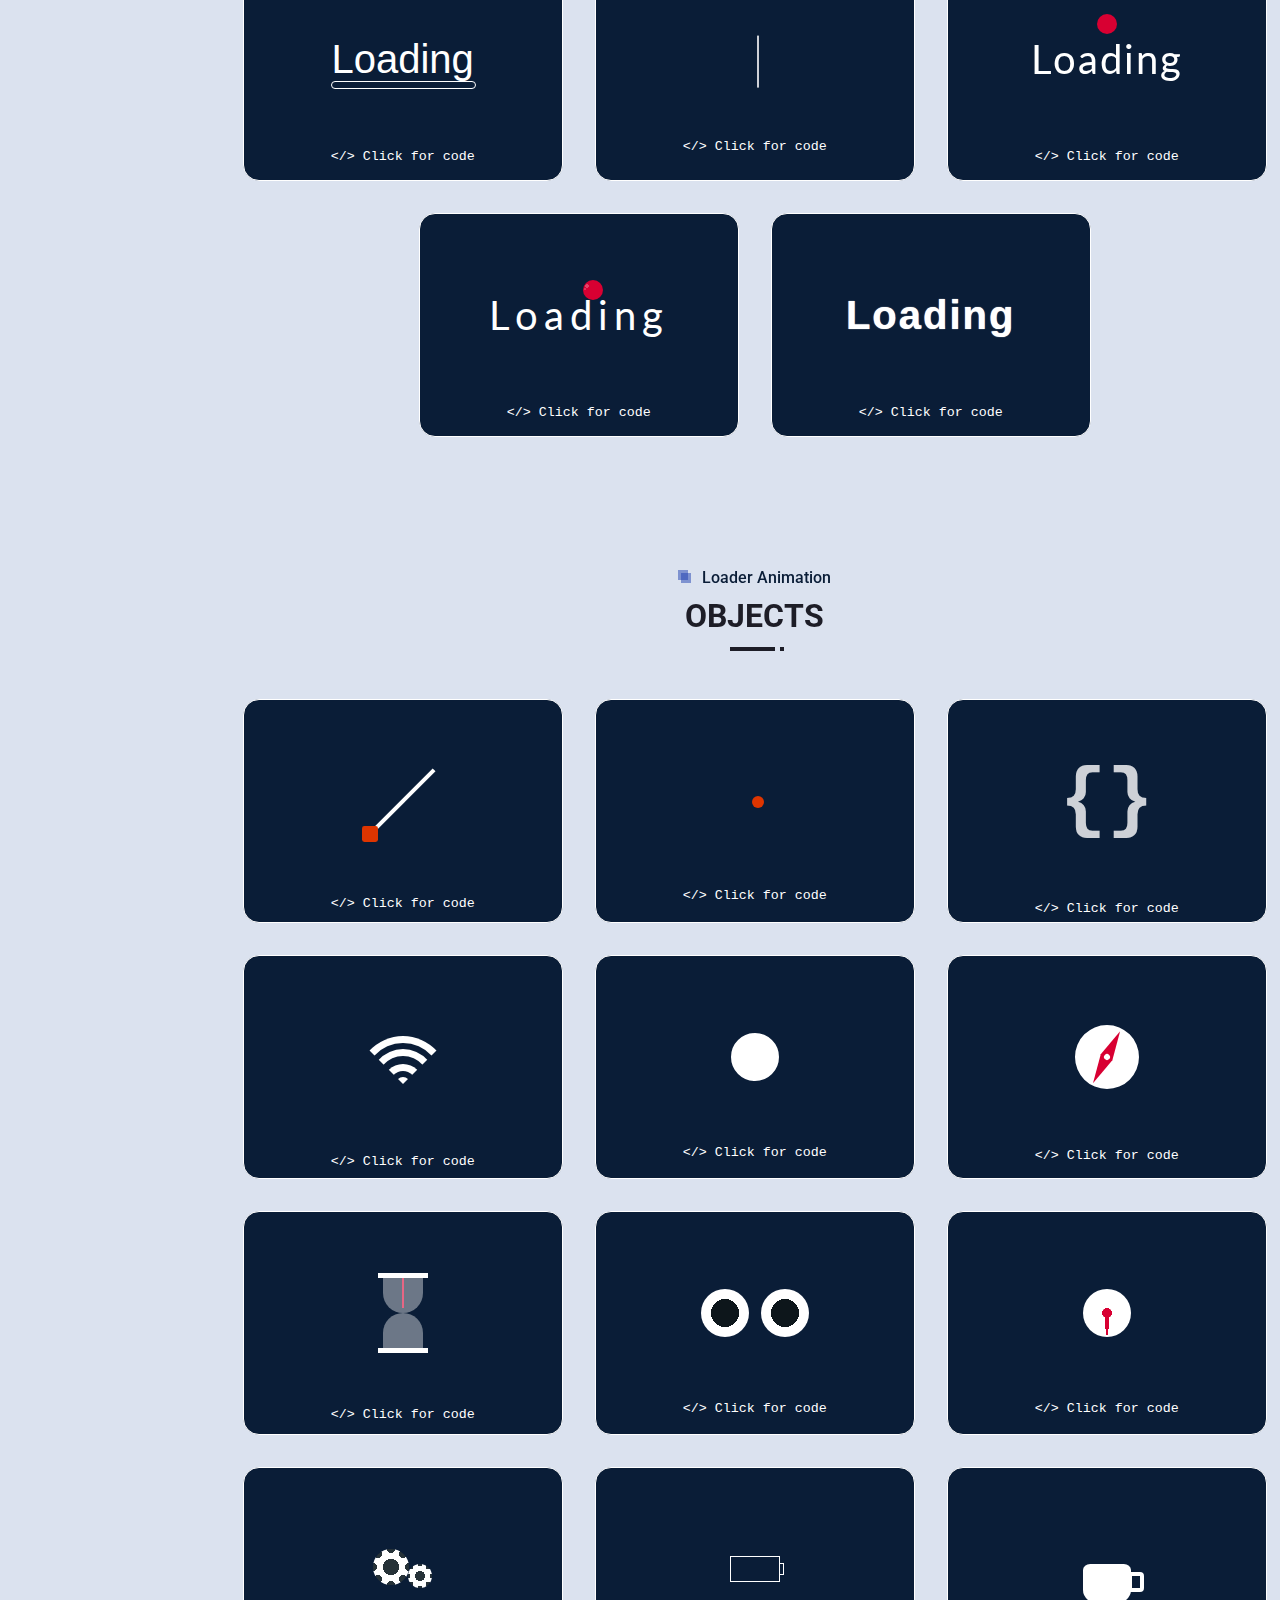
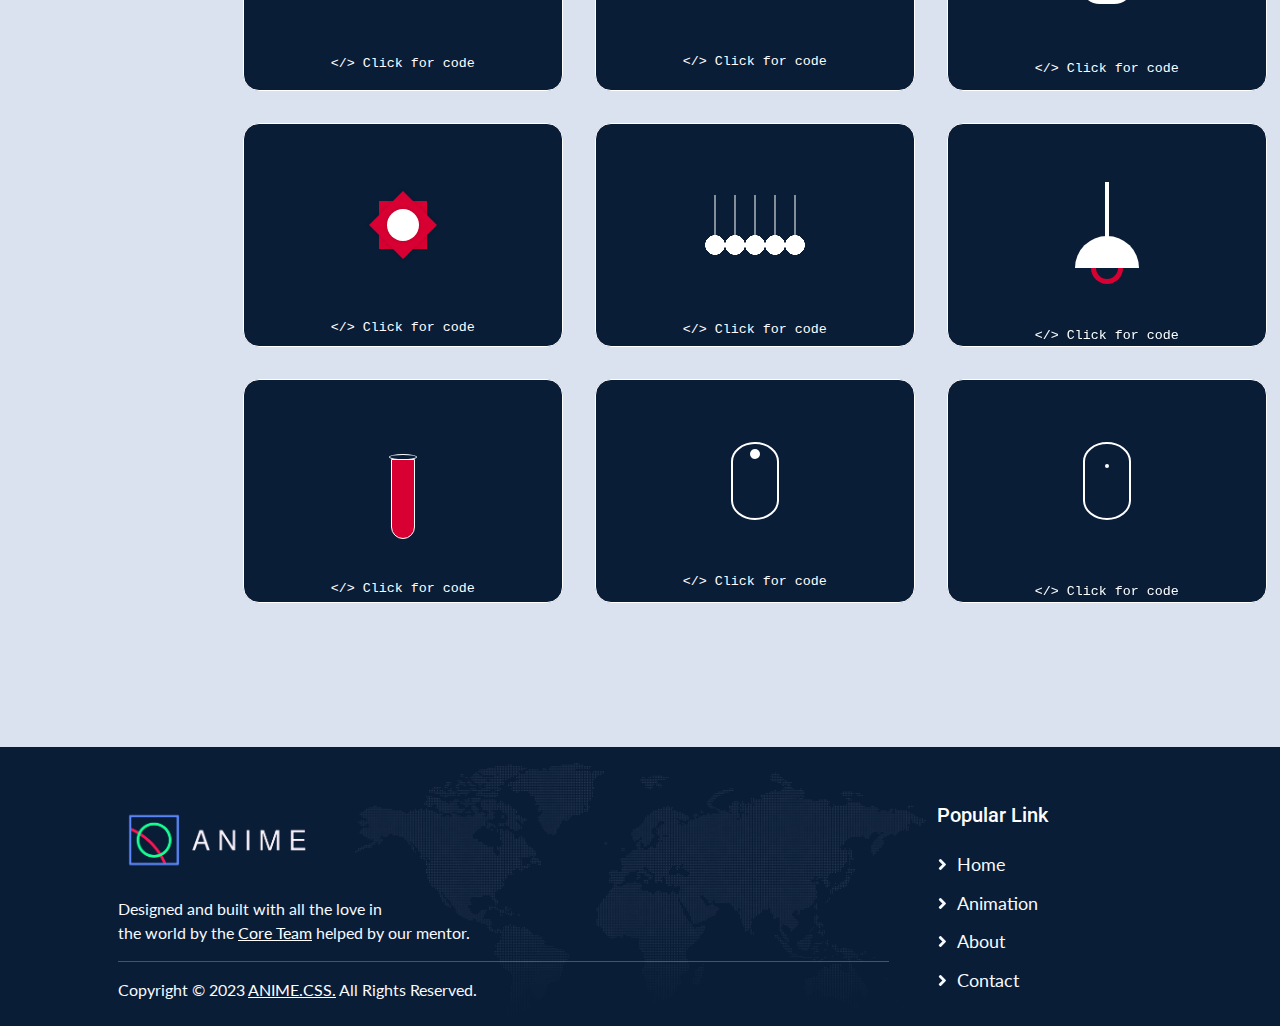
<file: Loader-anime/loader.html>
<!DOCTYPE html>
<html lang="en">

<head>
    <meta charset="utf-8">
    <title>Anime.CSS</title>
    <meta content="width=device-width, initial-scale=1.0" name="viewport">
    <meta content="" name="keywords">
    <meta content="" name="description">

    <!-- Favicon -->
    <link rel="Icon" href="../img/fav-logo.png">

    <!-- Google Web Fonts -->
    <link rel="preconnect" href="https://fonts.googleapis.com">
    <link rel="preconnect" href="https://fonts.gstatic.com" crossorigin>
    <link href="https://fonts.googleapis.com/css2?family=Heebo:wght@400;500&family=Roboto:wght@400;500;700&display=swap"
        rel="stylesheet">

    <!-- Icon Font Stylesheet -->
    <link href="https://cdnjs.cloudflare.com/ajax/libs/font-awesome/5.10.0/css/all.min.css" rel="stylesheet">
    <link href="https://cdn.jsdelivr.net/npm/bootstrap-icons@1.4.1/font/bootstrap-icons.css" rel="stylesheet">
    <link rel="stylesheet" href="https://cdn.jsdelivr.net/npm/bootstrap-icons@1.10.5/font/bootstrap-icons.css">

    <!-- Libraries Stylesheet -->
    <link href="../lib/animate/animate.min.css" rel="stylesheet">
    <link href="../lib/owlcarousel/assets/owl.carousel.min.css" rel="stylesheet">
    <link href="../lib/lightbox/css/lightbox.min.css" rel="stylesheet">

    <!-- Customized Bootstrap Stylesheet -->
    <link href="../css/bootstrap.min.css" rel="stylesheet">

    <!-- Template Stylesheet -->
    <link href="../css/style.css" rel="stylesheet">

    <!-- Fontswesome CDN link -->
    <link rel="stylesheet" href="https://cdnjs.cloudflare.com/ajax/libs/font-awesome/6.4.0/css/all.min.css"
        integrity="sha512-iecdLmaskl7CVkqkXNQ/ZH/XLlvWZOJyj7Yy7tcenmpD1ypASozpmT/E0iPtmFIB46ZmdtAc9eNBvH0H/ZpiBw=="
        crossorigin="anonymous" referrerpolicy="no-referrer" />
    <link rel="stylesheet" href="https://cdnjs.cloudflare.com/ajax/libs/animate.css/4.1.1/animate.min.css" />

    <link href="https://fonts.googleapis.com/css?family=Bellefair|Lato|Righteous" rel="stylesheet">
    <link rel="stylesheet" href="./css/styles.css">

</head>

<body onload="spinner()">
    <div class="container-fluid bg-white p-0">
        <!-- Spinner Start -->
        <div id="spinner"
            class="show bg-white position-fixed translate-middle w-100 vh-100 top-50 start-50 d-flex align-items-center justify-content-center">
            <div class="spinner-grow text-primary" style="width: 3rem; height: 3rem;" role="status">
                <span class="sr-only">Loading...</span>
            </div>
        </div>
        <!-- Spinner End -->


        <!-- Navbar & Hero Start -->
        <div class="container-fluid position-relative p-0">
            <nav class="navbar navbar-expand-lg navbar-light px-4 px-lg-5 py-1 py-lg-0" style="color:#0a1d37">
                <a href="../index.html" class="navbar-brand p-0">
                    <img class="d-lg-inline-block d-none" src="../img/logo2.png" alt="">
                    <img class="d-lg-none d-inline-block" src="../img/logo.png" alt="">
                </a>
                <button class="navbar-toggler" type="button" data-bs-toggle="collapse" data-bs-target="#navbarCollapse">
                    <span class="fa fa-bars"></span>
                </button>
                <div class="collapse navbar-collapse" id="navbarCollapse">
                    <div class="navbar-nav ms-auto py-0">
                        <a href="../index.html" class="nav-item nav-link ">Home</a>
                        <div class="nav-item dropdown">
                            <a class="nav-link dropdown-toggle active show" href="../animation.html" id="navbarDropdown"
                                role="button" aria-haspopup="true" aria-expanded="true">Animation</a>
                            <div class="dropdown-menu animate__animated animate__zoomIn"
                                aria-labelledby="navbarDropdown">
                                <a class="dropdown-item" href="../Text-anime/text.html">Text</a>
                                <a class="dropdown-item" href="../Button-anime/button.html">Button</a>
                                <a class="dropdown-item" href="loader.html">Loader</a>
                            </div>
                        </div>
                        <a href="../team.html" class="nav-item nav-link">About</a>
                        <a href="../contact.html" class="nav-item nav-link ">Contact</a>
                    </div>
                    <a href="https://github.com/jaiminmalaviya/Anime.css" target="_blank" style="color: white;
                    font-size: 25px;
                    padding-left: 2%;"><i class="fa-brands fa-github"></i></a>
                </div>
            </nav>
            <div class="container-fluid py-5 bg-primary hero-header mb-5 pb-1">
                <div class="container my-4 py-5 px-lg-5">
                    <div class="row g-5 py-5">
                        <div class="col-12 text-center">
                            <h1 class="text-white animated zoomIn">Loaders Animation</h1>
                            <hr class="bg-white mx-auto mt-0" style="width: 90px;">
                        </div>
                    </div>
                </div>
            </div>
        </div>
        <!-- Navbar & Hero End -->

        <!-- Loader Start -->
        <div class="container-fluid">
            <div class="bd-layout pb-3 pt-2">
                <aside class="bd-sidebar d-none d-block-lg">
                    <blockquote>
                        <h3>Loaders</h3>
                    </blockquote>
                    <ul class="bd-links">
                        <li class="bd-links-title">
                            <a href="#circle"><i class="bi bi-ubuntu"></i> Circle</a>
                        </li>
                        <li class="bd-links-title">
                            <a href="#bubble"><i class="bi bi-tropical-storm"></i> Bubble</a>
                        </li>
                        <li class="bd-links-title">
                            <a href="#rect"><i class="bi bi-bounding-box-circles"></i> Rectangle</a>
                        </li>
                        <li class="bd-links-title">
                            <a href="#line"><i class="bi bi-three-dots"></i> Line</a>
                        </li>
                        <li class="bd-links-title">
                            <a href="#text"><i class="bi bi-code-slash"></i> Text</a>
                        </li>
                        <li class="bd-links-title">
                            <a href="#objects"><i class="bi bi-airplane"></i> Objects</a>
                        </li>
                    </ul>
                </aside>

                <div class="bd-main order-1 pt-3">
                    <main id="mainDiv">
                    </main>
                </div>
            </div>
        </div>

        <div class="overlay">
            <div class="popup">
                <button class="btn-close">&times;</button>
                <div class="showcase"></div>
                <div class="code-content">
                    <div class="code-area">
                        <div class="code-header">
                            HTML
                            <button class="copy" data-id="markup">Copy</button>
                        </div>
                        <code id="markup"></code>
                    </div>
                    <div class="code-area">
                        <div class="code-header">
                            CSS
                            <button class="copy" data-id="css">Copy</button>
                        </div>
                        <code id='css'></code>
                    </div>
                </div>
            </div>
        </div>
        <!-- Loader End -->


        <!-- Footer Start -->
        <div class="container-fluid bg-primary text-light footer  pt-5 wow fadeIn" data-wow-delay="0.1s">
            <div class="container py-2 px-lg-5">
                <div class="row g-5">
                    <div class="col-md-6 col-lg-9 mt-md-5 mt-3">
                        <img width=200 height=70 src="../img/logo2.png" alt=""></br></br>
                        <p style="text-align: justify;">Designed and built with all the love in </br> the world by the
                            <a href="../team.html" style="color: white;text-decoration: underline;">Core Team</a> helped
                            by
                            our mentor.
                        </p>

                        <hr>
                        <p class="d-md-block d-none">Copyright © 2023 <a href="../index.html"
                                style="color: white;text-decoration: underline;">ANIME.CSS.</a> All Rights Reserved.
                        </p>
                    </div>
                    <div class="col-md-6 col-lg-3 mt-md-5 mt-3">
                        <h5 class="text-white mb-4">Popular Link</h5>
                        <a class="btn btn-link" href="../index.html">Home</a>
                        <a class="btn btn-link" href="../animation.html">Animation</a>
                        <a class="btn btn-link" href="../team.html">About</a>
                        <a class="btn btn-link" href="../contact.html">Contact</a>
                    </div>
                    <div class="col-12 d-md-none mt-4">
                        <p>Copyright © 2023 <a href="../index.html"
                                style="color: white;text-decoration: underline;">ANIME.CSS.</a> All
                            Rights Reserved.
                        </p>
                    </div>
                </div>
            </div>
        </div>
    </div>
    <!-- Footer End -->
    <!-- Back to Top -->
    <a href="#" class="btn btn-lg btn-primary btn-lg-square back-to-top pt-2"><i class="bi bi-arrow-up"></i></a>

    <!-- JavaScript Libraries -->
    <script src="https://code.jquery.com/jquery-3.4.1.min.js"></script>
    <script src="https://cdn.jsdelivr.net/npm/bootstrap@5.0.0/dist/js/bootstrap.bundle.min.js"></script>
    <script src="../lib/wow/wow.min.js"></script>
    <script src="../lib/easing/easing.min.js"></script>
    <script src="../lib/waypoints/waypoints.min.js"></script>
    <script src="../lib/owlcarousel/owl.carousel.min.js"></script>
    <script src="../lib/isotope/isotope.pkgd.min.js"></script>
    <script src="../lib/lightbox/js/lightbox.min.js"></script>

    <!-- Template Javascript -->
    <script src="../js/main.js"></script>
    <script type="module" src="./js/app.js"></script>

</body>

</html>
</file>
<file: css/style.css>
/********** Template CSS **********/
::-webkit-scrollbar {
  width: 6px;
  height: 5px;
}

::-webkit-scrollbar:hover {
  background: #0004;
}

::-webkit-scrollbar-track {
  background: #263038;
}

::-webkit-scrollbar-thumb {
  background: #6d88bb;
}

::-webkit-scrollbar-thumb:hover {
  background: #fff;
}

::selection {
  color: #fff;
  background-color: #434447;
}

html {
  scroll-behavior: smooth;
}

body {
  background-color: #0a1d37;
  overflow-x: hidden;
}

.overflowY-hidden {
  overflow-y: hidden;
}

@-webkit-keyframes loading-keys-app-loading {
  0%,
  80%,
  100% {
    opacity: 0.75;
    box-shadow: 0 0 #0a1d37;
    height: 32px;
  }

  40% {
    opacity: 1;
    box-shadow: 0 -8px #0a1d37;
    height: 40px;
  }
}

@keyframes loading-keys-app-loading {
  0%,
  80%,
  100% {
    opacity: 0.75;
    box-shadow: 0 0 #0a1d37;
    height: 32px;
  }

  40% {
    opacity: 1;
    box-shadow: 0 -8px;
    height: 40px;
  }
}

:root {
  --primary: #0a1d37;
  --secondary: #6d88bb;
  --light: #f7faff;
  --dark: #1d1d27;
}

/*** Loader ***/
#loader {
  width: 100vw;
  /* height: 100vh; */
  position: fixed;
  z-index: 9999;
  background-color: #0a1d37; /* Black */
  /* overflow: hidden; */
  opacity: 1;
  display: flex;
  flex-direction: column;
  justify-content: center;
  /* width: 100%; */
  height: 100%;
  color: white;
  font-family: sans-serif;
  -webkit-font-smoothing: antialiased;
  overflow-x: hidden;
}
#loader.ready {
  opacity: 1;
}
#loader .logo-animation {
  display: flex;
  align-items: center;
  justify-content: center;
  width: 100%;
  margin-top: -40px;
}
#loader .letters {
  position: relative;
  display: flex;
  width: 682px;
  height: 162px;
}
#loader .letter {
  position: relative;
  width: 162px;
  height: 162px;
}
#loader .letter:not(:first-child) {
  margin-left: -42px;
}
#loader .letter-i {
  z-index: 1;
  width: 82px;
  transform-origin: 100% 50%;
}
#loader .dot {
  position: absolute;
  width: 42px;
  height: 42px;
  transform: scale(0);
}
#loader .dot-i {
  top: 0;
  left: 240px;
}
#loader .dot-e {
  bottom: 0;
  right: 0;
}
#loader .logo-icon {
  display: flex;
  position: absolute;
  left: 230px;
  top: -10px;
  width: 222px;
  height: 62px;
}
#loader .icon {
  width: 62px;
  height: 62px;
  opacity: 0;
}
#loader .icon-text {
  position: absolute;
  top: 60px;
  left: 60px;
  width: 160px;
  height: 62px;
}
#loader .icon-text path,
#loader .icon-text polygon {
  opacity: 0;
}
#loader .color-01 {
  color: #ff1461;
} /* Red */
#loader .color-02 {
  color: #ff7c72;
} /* Orange */
#loader .color-03 {
  color: #fbf38c;
} /* Yellow */
#loader .color-04 {
  color: #a6ff8f;
} /* Citrus */
#loader .color-05 {
  color: #18ff92;
} /* Green */
#loader .color-06 {
  color: #1ce2b2;
} /* Darkgreen */
#loader .color-07 {
  color: #5ef3fb;
} /* Turquoise */
#loader .color-08 {
  color: #61c3ff;
} /* Lightblue */
#loader .color-09 {
  color: #5a87ff;
} /* Blue */
#loader .color-10 {
  color: #8453e3;
} /* Purple */
#loader .color-11 {
  color: #c26eff;
} /* Lavender */
#loader .color-12 {
  color: #fb89fb;
} /* Pink */

/*** Canvas ***/
#myCanvas {
  width: 70%;
  left: 17%;
  top: -3%;
  height: 120%;
  position: absolute;
}

/*** Spinner ***/
#spinner {
  opacity: 0;
  visibility: hidden;
  transition: opacity 0.5s ease-out, visibility 0s linear 0.5s;
  z-index: 99999;
}

#spinner.show {
  transition: opacity 0.5s ease-out, visibility 0s linear 0s;
  visibility: visible;
  opacity: 1;
}

.back-to-top {
  position: fixed;
  display: none;
  right: 45px;
  bottom: 45px;
  z-index: 99;
}

/*** Heading ***/
h1,
h2,
h3,
.fw-bold {
  font-weight: 700 !important;
}

h4,
h5,
h6,
.fw-medium {
  font-weight: 500 !important;
}

/*** Button ***/
.btn {
  font-weight: 500;
  transition: 0.5s;
  font-size: 1.1rem;
}

.btn-square {
  width: 38px;
  height: 38px;
}

.btn-sm-square {
  width: 32px;
  height: 32px;
}

.btn-lg-square {
  width: 48px;
  height: 48px;
}

.btn-square,
.btn-sm-square,
.btn-lg-square {
  padding: 0;
  display: flex;
  align-items: center;
  justify-content: center;
  font-weight: normal;
  border-radius: 50px;
}
@media (max-width: 360px) {
  .home {
    padding-left: 3.5rem;
    padding-right: 3.5rem;
  }
}

/*** Navbar ***/
.navbar-light .navbar-nav .nav-link {
  position: relative;
  margin-left: 25px;
  padding: 30px 15px;
  color: var(--light) !important;
  outline: none;
  transition: 0.5s;
}

.sticky-top.navbar-light .navbar-nav .nav-link {
  padding: 20px 5px;
  color: #dddddd;
  /* color: var(--dark) !important; */
}

.navbar-light .navbar-nav .nav-link:hover,
.navbar-light .navbar-nav .nav-link.active {
  color: var(--secondary) !important;
}

.navbar-light .navbar-brand h1 {
  color: #ffffff;
}

.navbar-light .navbar-brand img {
  max-height: 60px;
  transition: 0.5s;
}

.navbar-light .navbar-toggler {
  color: rgb(0 0 0 / 80%);
  border-color: rgb(0 0 0 / 65%);
}

.sticky-top.navbar-light .navbar-brand img {
  max-height: 45px;
}

@media (max-width: 991.98px) {
  .sticky-top.navbar-light {
    position: relative;
    background: #ffffff;
  }

  .navbar-light .navbar-collapse {
    margin-top: 12px;
    border-top: 1px solid var(--primary);
    padding-top: 4px;
  }

  .navbar-light .navbar-nav .nav-link,
  .sticky-top.navbar-light .navbar-nav .nav-link {
    padding: 7px 0;
    margin-left: 0;
    color: var(--dark) !important;
  }

  .navbar-light .navbar-brand h1 {
    color: var(--primary);
  }

  .navbar-light .navbar-brand img {
    max-height: 45px;
  }

  .fa-github {
    color: black;
    align-self: center;
  }
}

@media (min-width: 992px) {
  .navbar-light {
    position: absolute;
    width: 100%;
    top: 0;
    left: 0;
    z-index: 999;
  }

  .sticky-top.navbar-light {
    position: fixed;
    background: var(--primary);
  }

  .navbar-light .navbar-nav .nav-link::before {
    position: absolute;
    content: "";
    width: 0;
    height: 2px;
    bottom: -1px;
    left: 50%;
    background: var(--secondary);
    transition: 0.5s;
  }

  .navbar-light .navbar-nav .nav-link:hover::before,
  .navbar-light .navbar-nav .nav-link.active::before {
    width: 100%;
    left: 0;
  }

  .navbar-light .navbar-nav .nav-link.nav-contact::before {
    display: none;
  }

  .sticky-top.navbar-light .navbar-brand h1 {
    color: var(--primary);
  }
}

/*** Hero Header ***/
.hero-header {
  background: url(../img/bg-dot.png), url(../img/bg-dot.png),
    url(../img/bg-round.png), url(../img/bg-tree.png);

  /* url(../img/bg-bottom-hero.png); */
  background-position: 10px 10px, bottom 190px right 10px, left 55% top -20px,
    left 45% bottom -140px, center bottom -1px;
  background-repeat: no-repeat;
}

/*** Section Title ***/
.section-title::before {
  position: absolute;
  content: "";
  width: 45px;
  height: 4px;
  bottom: 0;
  left: 0;
  background: var(--dark);
}

.section-title::after {
  position: absolute;
  content: "";
  width: 4px;
  height: 4px;
  bottom: 0;
  left: 50px;
  background: var(--dark);
}

.section-title.text-center::before {
  left: 50%;
  margin-left: -25px;
}

.section-title.text-center::after {
  left: 50%;
  margin-left: 25px;
}

.section-title h6::before,
.section-title h6::after {
  position: absolute;
  content: "";
  width: 10px;
  height: 10px;
  top: 2px;
  left: 0;
  background: rgba(33, 66, 177, 0.5);
}

.section-title h6::after {
  top: 5px;
  left: 3px;
}

/*** Service ***/
.service-item {
  position: relative;
  height: 350px;
  padding: 30px 25px;
  background: #ffffff;
  box-shadow: 0 0 45px rgba(0, 0, 0, 0.08);
  transition: 0.5s;
}

.service-item:hover {
  background: var(--primary);
}

.service-item .service-icon {
  margin: 0 auto 20px auto;
  width: 90px;
  height: 90px;
  display: flex;
  align-items: center;
  justify-content: center;
  color: var(--primary);
  transition: 0.5s;
}

.service-item:hover .service-icon {
  color: var(--primary);
  background: url(../img/icon-shape-white.png);
}

.service-item h5,
.service-item p {
  transition: 0.5s;
}

.service-item p {
  overflow: hidden;
  text-overflow: ellipsis;
  display: -webkit-box;
  -webkit-line-clamp: 4;
  -webkit-box-orient: vertical;
}

.service-item:hover h5,
.service-item:hover p {
  color: var(--light);
}

.service-item a.btn {
  position: relative;
  display: flex;
  color: var(--primary);
  transition: 0.5s;
  padding-top: 10px;
  padding-bottom: 10px;
  z-index: 1;
}

.service-item:hover a.btn {
  color: var(--primary);
}

.service-item a.btn::before {
  position: absolute;
  content: "";
  width: 47px;
  height: 100%;
  top: 0;
  left: 0;
  border-radius: 55px;
  background: #dddddd;
  transition: 0.5s;
  z-index: -1;
}

.service-item:hover a.btn::before {
  width: 100%;
  background: var(--light);
}

/*** Testimonial ***/
.newsletter,
.testimonial {
  background: url(../img/bg-top.png), url(../img/bg-bottom.png);
  background-position: left top, right bottom;
  background-repeat: no-repeat;
}

.testimonial-carousel .owl-item .testimonial-item,
.testimonial-carousel .owl-item.center .testimonial-item * {
  transition: 0.5s;
}

.testimonial-carousel .owl-item.center .testimonial-item {
  background: var(--light) !important;
  border-color: var(--light);
}

.testimonial-carousel .owl-item.center .testimonial-item * {
  color: black;
}

.testimonial-carousel .owl-item.center .testimonial-item i {
  color: var(--primary) !important;
}

.testimonial-carousel .owl-item.center .testimonial-item h6 {
  color: var(--dark) !important;
}

/*** Team ***/
.team-item {
  position: relative;
  transition: 0.5s;
  z-index: 1;
  margin-top: 14px;
}

.team-item::after {
  position: absolute;
  content: "";
  top: 3rem;
  right: 3rem;
  bottom: 0;
  left: 0;
  border-radius: 10px;
  background: #ffffff;
  box-shadow: 0 0 45px rgba(0, 0, 0, 0.1);
  transition: 0.5s;
  z-index: -1;
}

.team-item:hover::after {
  background: var(--primary);
}

.team-item h5,
.team-item small {
  transition: 0.5s;
}

.team-item:hover h5,
.team-item:hover small {
  color: var(--light);
}

/*** Project Portfolio ***/
#portfolio-flters .btn {
  position: relative;
  display: inline-block;
  margin: 10px 4px 0 4px;
  transition: 0.5s;
}

#portfolio-flters .btn::after {
  position: absolute;
  content: "";
  right: -1px;
  bottom: -1px;
  border-left: 20px solid transparent;
  border-right: 0 solid transparent;
  border-bottom: 50px solid #ffffff;
}

#portfolio-flters .btn:hover,
#portfolio-flters .btn.active {
  color: var(--light);
  background: var(--primary);
}

.portfolio-overlay {
  position: absolute;
  display: flex;
  flex-direction: column;
  justify-content: center;
  width: 100%;
  height: 100%;
  padding: 30px;
  top: 0;
  left: 0;
  background: var(--primary);
  transition: 0.5s;
  z-index: 1;
  opacity: 0;
}

.portfolio-item:hover .portfolio-overlay {
  opacity: 1;
}

.portfolio-item .btn {
  position: absolute;
  width: 90px;
  height: 90px;
  top: 0px;
  right: 0px;
  display: flex;
  align-items: center;
  justify-content: center;
  background: url(../img/icon-shape-white.png) center center no-repeat;
  border: none;
  transition: 0.5s;
  opacity: 0;
  z-index: 2;
}

.portfolio-item:hover .btn {
  opacity: 1;
  transition-delay: 0.15s;
}

/*** Footer ***/
.footer {
  background: url(../img/footer.png) center center no-repeat;
  background-size: contain;
}

.footer .btn.btn-link {
  display: block;
  margin-bottom: 10px;
  padding: 0;
  text-align: left;
  color: var(--light);
  font-weight: normal;
  transition: 0.3s;
}

.footer .btn.btn-link::before {
  position: relative;
  content: "\f105";
  font-family: "Font Awesome 5 Free";
  font-weight: 900;
  margin-right: 10px;
}

.footer .btn.btn-link:hover {
  letter-spacing: 1px;
  box-shadow: none;
}

.footer .copyright {
  padding: 25px 0;
  font-size: 14px;
  border-top: 1px solid rgba(256, 256, 256, 0.1);
}

.footer .copyright a {
  color: var(--light);
}

.footer .footer-menu a {
  margin-right: 15px;
  padding-right: 15px;
  border-right: 1px solid rgba(255, 255, 255, 0.1);
}

.footer .footer-menu a:last-child {
  margin-right: 0;
  padding-right: 0;
  border-right: none;
}

.team-item img {
  max-width: 90%;
  height: 400px;
  object-fit: cover;
}

.dropdown-item {
  color: #1d1d27;
  transition: all 0.3s ease;
  padding: 0.3rem 0;
  font-size: 15px;
  font-weight: 500;
}

.dropdown-item:hover {
  background-color: #cad7f1;
  color: #0a1d37;
}

.dropdown-menu {
  display: none;
  position: absolute;
  top: 100%;
  left: 0;
  padding-top: 0.4rem !important;
  padding-bottom: 0.4rem !important;
  background-color: white;
  box-shadow: 0 2px 5px rgba(0, 0, 0, 0.1);
  opacity: 0;
  transform: translateY(-10px);
  transition: all 0.5s ease;
  text-align: center;
  border-radius: 8px 8px;
}

.nav-item.dropdown:hover .dropdown-menu {
  display: block;
  opacity: 1;
  transform: translateY(0);
  margin-top: -2px;
}

.dropdown-toggle::after {
  margin: 0px 0 -3px 8px;
}
</file>
<file: Loader-anime/css/styles.css>
*,
:after,
:before {
  box-sizing: border-box;
}

body {
  margin: 0;
  background: #dbe2ef;
  font-family: "Lato", sans-serif;
}

body > img {
  display: none;
}

body.pop {
  overflow: hidden;
}

#main {
  min-height: 100vh;
  width: 100%;
  display: flex;
  align-items: center;
  flex-wrap: wrap;
  justify-content: center;
  gap: 2rem;
  margin-bottom: 8rem;
}
#main .section {
  display: flex;
  align-items: center;
  justify-content: space-around;
  width: 20rem;
  position: relative;
  height: 14rem;
  transition: 0.4s;
  flex-direction: column;
  position: relative;
  border: 1px solid white;
  border-radius: 1rem;
  background-color: #0a1d37;
  gap: 2rem;
}
#main .section::after {
  content: "</> Click for code";
  color: white;
  padding: 0;
  margin: 0;
  font-family: "Courier New", Courier, monospace;
  font-size: smaller;
}
#main .section::before {
  content: " ";
}
#main .section:hover {
  background: #00001a;
  transform: translateY(-5px);
}

@media (max-width: 768px) {
  #main .section {
    width: 50%;
  }
}

@media (max-width: 480px) {
  #main .section {
    width: 100%;
  }
}

.overlay {
  position: fixed;
  left: 0;
  top: 0;
  width: 100%;
  height: 100%;
  background: rgba(0, 0, 0, 0.418);
  z-index: 2000;
  visibility: hidden;
  opacity: 0;
  overflow-y: auto;
}
.overlay.in {
  visibility: visible;
  opacity: 1;
}

.btn-close {
  position: absolute;
  top: 18px;
  right: 16px;
  z-index: 5;
  line-height: 20px;
  height: 20px;
  width: 30px;
  font-size: 35px;
  font-weight: 900 !important;
  color: red !important;
  padding: 0;
  background: none;
  border: none;
  outline: 0;
  cursor: pointer;
}
.popup {
  position: relative;
  transform: translateY(calc(-80%));
  background: #dbe2ef;
  padding: 14px;
  top: 50vh;
  max-width: 540px;
  max-height: 650px;
  margin: auto;
  transition: 0.2s ease-in;
  border-radius: 4px;
}

.in .popup {
  transform: translateY(calc(-49%));
}

.showcase {
  background: #0a1d37;
  border-radius: 4px;
  margin-bottom: 10px;
}

.showcase .section {
  width: 100%;
  height: 248px;
  padding: 10px;
  position: relative;
  display: flex;
  align-items: center;
  justify-content: center;
  border-radius: 4px;
}

.code-area .code-header {
  padding: 8px 10px;
  background: #222;
  border-radius: 4px;
  color: #fff;
  font-size: 14px;
  position: relative;
  font-family: "Lato", sans-serif;
  letter-spacing: 2px;
}

.code-area + .code-area {
  margin-top: 10px;
}

.copy {
  outline: 0;
  border: none;
  background: none;
  position: absolute;
  right: 5px;
  top: 50%;
  transform: translateY(-50%);
  color: #fff;
  padding: 3px 8px;
  cursor: pointer;
  user-select: none;
}

.copy::before {
  content: "";
  display: inline-block;
  width: 10px;
  height: 12px;
  border: 1px solid #fff;
  box-shadow: 2px -2px #000, 3px -3px;
  margin-right: 8px;
  position: relative;
  top: 3px;
}

code {
  background: #000;
  padding: 5px 8px;
  display: block;
  white-space: pre;
  color: #03a9f4;
  min-height: 30px;
  font-size: 14px;
  line-height: 18px;
  border-radius: 4px;
}

#markup {
  color: #f4a003;
}

#css {
  max-height: 242px;
  overflow: auto;
}

div[data-id="prog-crak-erh"] {
  justify-content: flex-start !important;
}

/* **************************** */
@media (min-width: 992px) {
  .bd-layout {
    display: grid;
    grid-template-areas: "sidebar main";
    grid-template-columns: 1.2fr 5fr;
    gap: 1.5rem;
  }
}

@media (min-width: 1200px) {
  .bd-layout {
    grid-template-columns: 1fr 5fr;
  }
}

.bd-sidebar {
  grid-area: sidebar;
  background-color: #0a1d37;
  padding-top: 1.5rem;
  border-radius: 8px;
}

@media (min-width: 992px) {
  .bd-sidebar {
    position: -webkit-sticky;
    position: sticky;
    top: 5rem;
    display: block !important;
    height: calc(100vh - 6rem);
    padding-left: 12%;
    /* margin-left: -0.25rem; */
    overflow-y: auto;
  }
}

.bd-main {
  grid-area: main;
}

blockquote {
  border-left: 6px solid #d80032;
  padding-left: 1rem;
  margin: 1em;
  margin-left: 0;
  position: relative;
}

blockquote h3 {
  color: white;
  font-family: "Gill Sans", "Gill Sans MT", Calibri, "Trebuchet MS", sans-serif;
  letter-spacing: 1px;
}

blockquote h3::after {
  content: "";
  border-top: 0.5px solid #d2d2d4af;
  width: 92%;
  height: 1px;
  position: absolute;
  bottom: -15px;
  left: -6px;
}

.bd-links {
  list-style-type: none;
  padding: 0;
  padding-top: 5px;
}

.bd-links-title {
  margin-top: 0.5rem;
  margin-left: -10px;
}

.bd-links-title a {
  font-family: "Gill Sans", "Gill Sans MT", Calibri, "Trebuchet MS", sans-serif;
  letter-spacing: 1px;
  color: #e7e7e9;
  font-size: 1.2rem;
  display: block;
  padding: 12px;
  padding-left: 15px;
  margin-right: 20px;
  border-radius: 8px;
  transition: all 0.2s ease-in-out;
}

.bd-links a:hover {
  background-color: #525e6ed5;
}

.bd-links-title i {
  margin-right: 10px;
}
</file>
